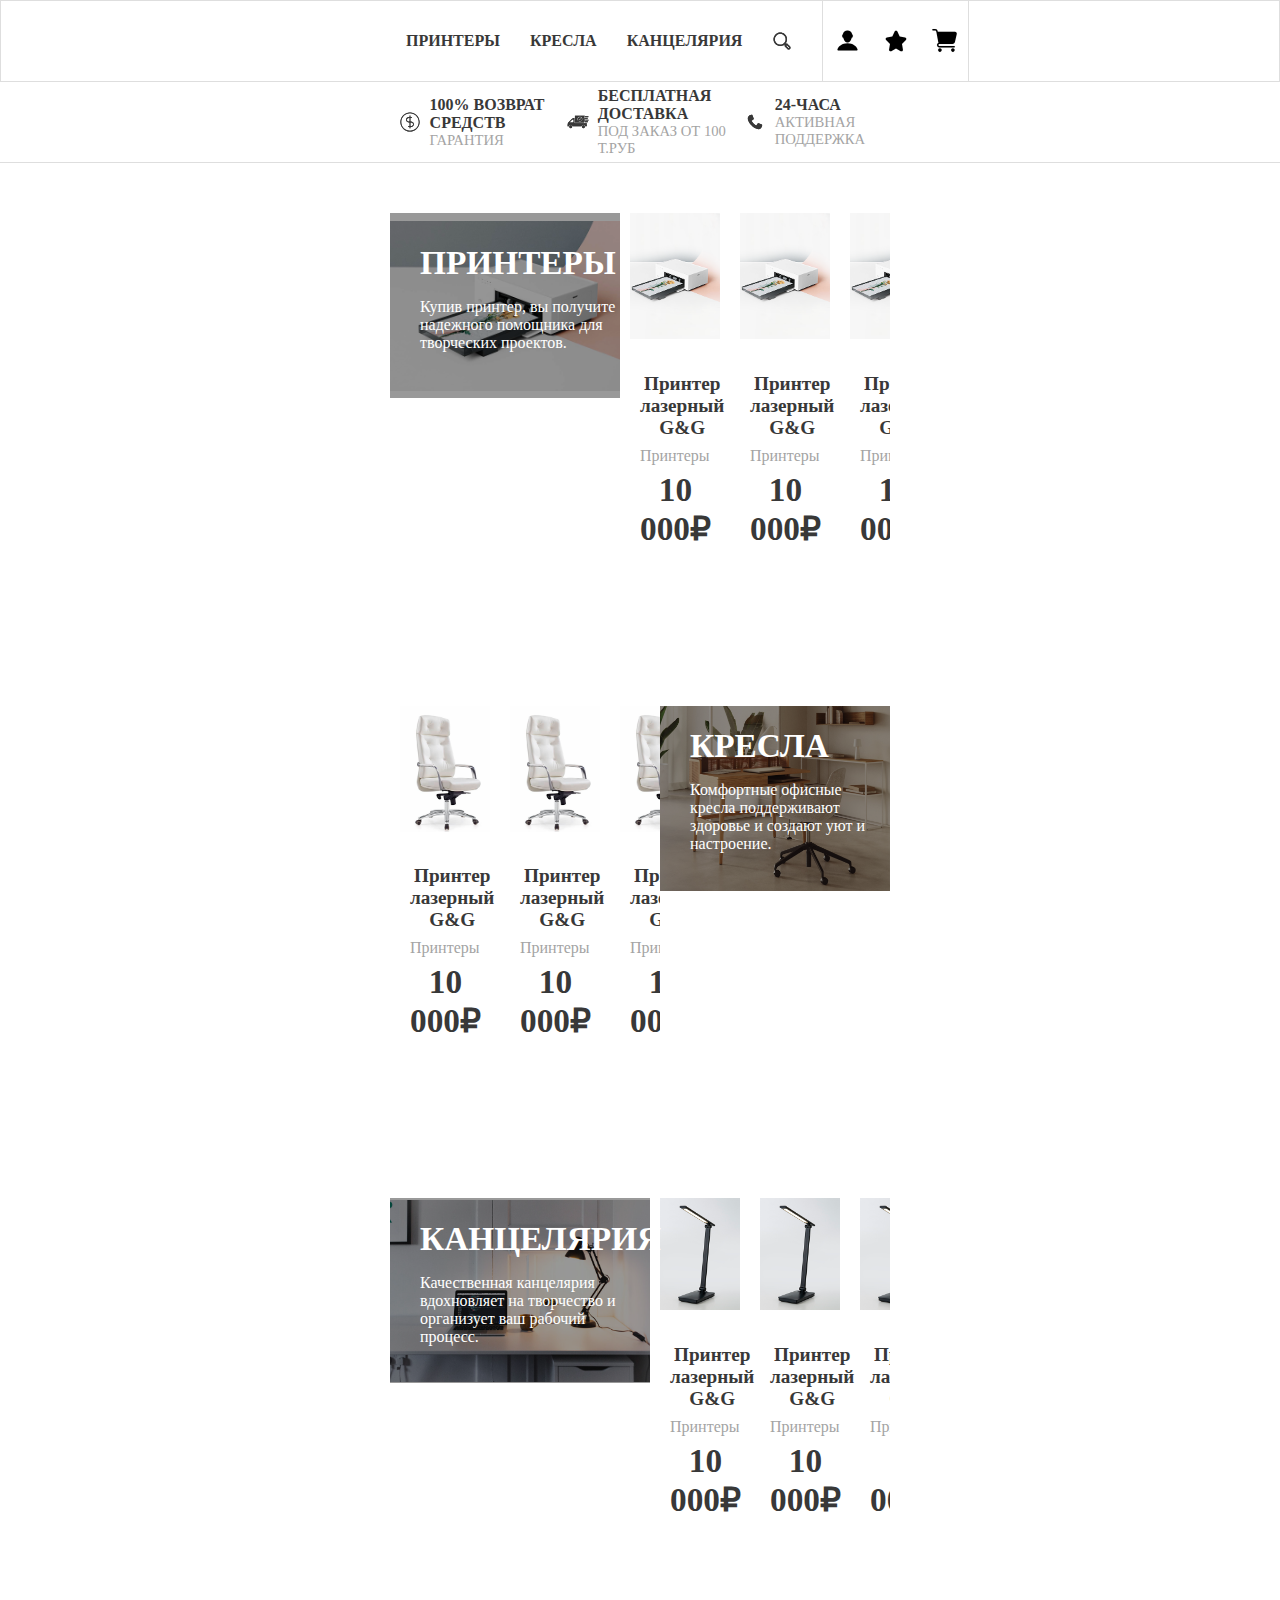
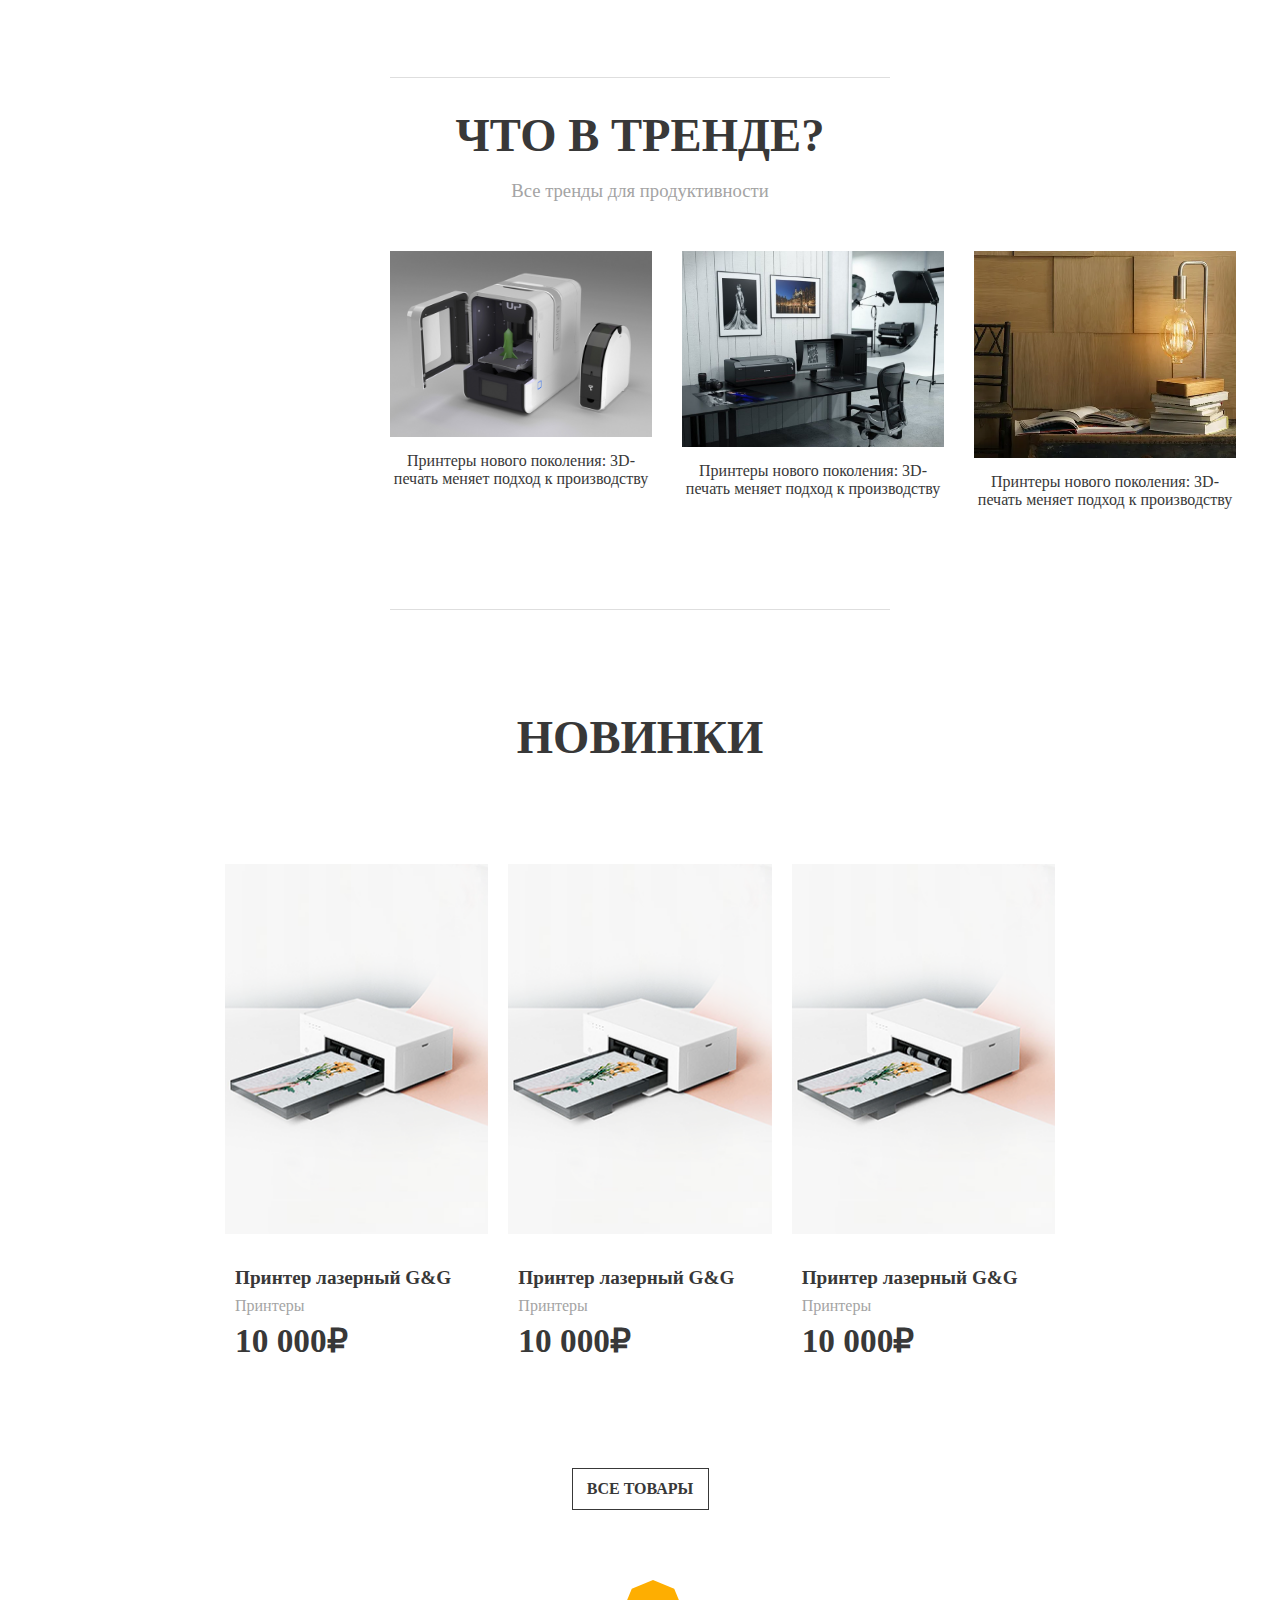
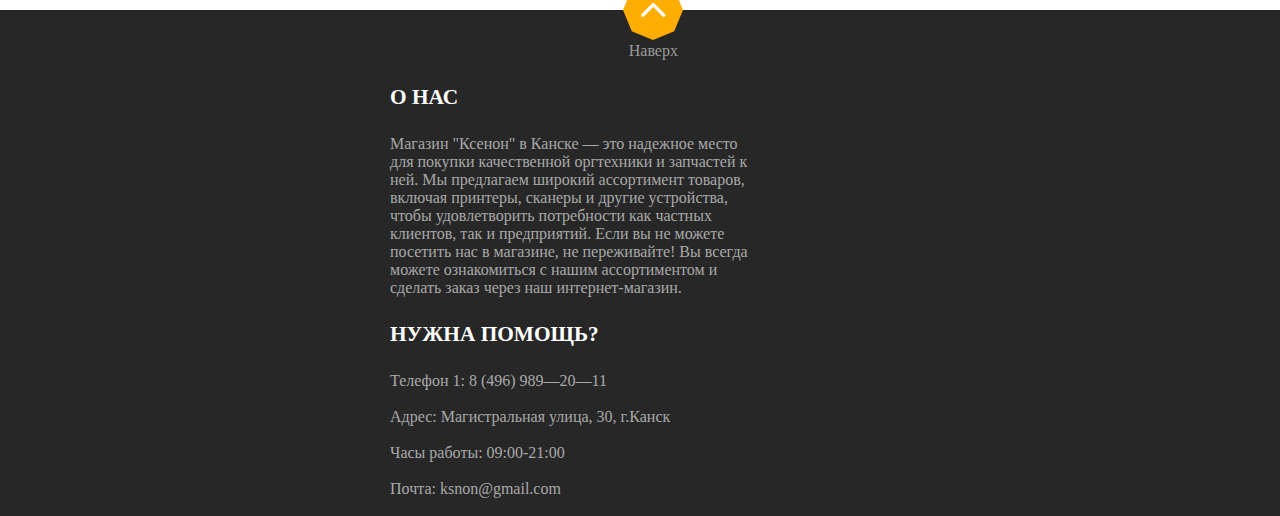
<file: index.html>
<!DOCTYPE html>
<html lang="en">
  <head>
    <meta charset="UTF-8" />
    <meta name="viewport" content="width=device-width, initial-scale=1.0" />
    <link rel="stylesheet" href="css/style.css" />
    <link rel="stylesheet" href="css/index.css" />
    <link rel="stylesheet" href="css/slider.css" />
    <script src="./js/jQuery.js"></script>
    <title>Ксенон+</title>
  </head>
  <body>
    <header>
      <div class="headerInteractive" id="header">
        <div class="logo"></div>
        <div class="hMenus">
          <div class="headMenu">
            <form action="" class="searchForm searchVisible" method="POST">
              <div class="searchDiv">
                <input type="text" name="userSearch" class="userSearch" placeholder="Поиск здесь...">
                <input type="submit" value="поиск" class="searchBTN">
                <div class="searchBTN hideBTN">Х</div>
              </div>
            </form>
            <a href="" class="headeMenuBtn">ПРИНТЕРЫ</a>
            <a href="" class="headeMenuBtn">КРЕСЛА</a>
            <a href="" class="headeMenuBtn">КАНЦЕЛЯРИЯ</a>
            <div class="headMenuSearchBtn"></div>
          </div>
          <div class="userMenu">
            <div class="hUser"></div>
            <div class="hFavorite"></div>
            <div class="hCart"></div>

            <span class="menuItemsBox" id="hCart">

              <span class="menuItemsArea">

                <span class="menuItem">
                  <img src="/media/cart.jpg" alt="">
                  <span class="menuItimesText">
                    <a href="">Название</a>
                    <span>Цена: 1200р<br>Количество: 1</span>
                  </span>
                  <span class="menuItemsDelete">Х</span>
                </span>

                <span class="menuItem">
                  <img src="/media/cart.jpg" alt="">
                  <span class="menuItimesText">
                    <a href="">Название</a>
                    <span>Цена: 1200р<br>Количество: 1</span>
                  </span>
                  <span class="menuItemsDelete">Х</span>
                </span>

                <span class="menuItem">
                  <img src="/media/cart.jpg" alt="">
                  <span class="menuItimesText">
                    <a href="">Название</a>
                    <span>Цена: 1200р<br>Количество: 1</span>
                  </span>
                  <span class="menuItemsDelete">Х</span>
                </span>

              </span>
              
              <div class="menuItemsMenus">
                <span>Итого: 400 рублей</span>
                <button class="menusCartBtn">Корзина</button>
                <button class="menusSubmitBtn">Оформить</button>
              </div>

            </span>

            <span class="menuItemsBox" id="hFavorite">

              <span class="menuItemsArea">

                <span class="menuItem">
                  <img src="/media/cart.jpg" alt="">
                  <span class="menuItimesText">
                    <a href="">Название</a>
                    <span>Цена: 1200р</span>
                  </span>
                  <span class="menuItemsDelete">Х</span>
                </span>

                <span class="menuItem">
                  <img src="/media/cart.jpg" alt="">
                  <span class="menuItimesText">
                    <a href="">Название</a>
                    <span>Цена: 1200р</span>
                  </span>
                  <span class="menuItemsDelete">Х</span>
                </span>

                <span class="menuItem">
                  <img src="/media/cart.jpg" alt="">
                  <span class="menuItimesText">
                    <a href="">Название</a>
                    <span>Цена: 1200р</span>
                  </span>
                  <span class="menuItemsDelete">Х</span>
                </span>

              </span>
              
              <div class="menuItemsMenus">
                <button class="menusCartBtn">Подробнее</button>
              </div>

            </span>

            <span class="menuItemsBox menuItemsBoxUser" id="hUser">

              <div class="menuItemsMenus">
                <span style="background-image: url('media/user.jpg')" class="menusUserImg"></span>
                <span>Рыжов Кирилл</span>
              </div>

              <span class="menuItemsArea">

                <span class="menuItemUser">
                  <span class="menuItimesText">
                    <a href="">Пригласить друзей</a>
                  </span>
                </span>
                <span class="menuItemUser">
                  <span class="menuItimesText">
                    <a href="">Об акаунте</a>
                  </span>
                </span>
                <span class="menuItemUser">
                  <span class="menuItimesText">
                    <a href="">Выйти</a>
                  </span>
                </span>

              </span>

            </span>

          </div>
        </div>
      </div>
      <div class="headerInfo">
        <div class="headerInfoBox">
          <div class="icon dolar"></div>
          <div class="infoBoxText">
            100% Возврат средств
            <span>Гарантия</span>
          </div>
        </div>
        <div class="headerInfoBox">
          <div class="icon car"></div>
          <div class="infoBoxText">
            Бесплатная доставка
            <span>Под заказ от 100 т.руб</span>
          </div>
        </div>
        <div class="headerInfoBox">
          <div class="icon phone"></div>
          <div class="infoBoxText">
            24-часа
            <span>Активная поддержка</span>
          </div>
        </div>
      </div>
    </header>
    <main>
        <div class="marketBox">
        <div
          class="category"
          style="background-image: url('../media/printer.jpg')"
        >
          <span>Принтеры</span>
          <p>
            Купив принтер, вы получите надежного помощника для творческих проектов.
          </p>
        </div>
        <div class="slider-container">
          <div class="slider">
            <div class="slide">
              <img src="/media/1.png" alt="Принтер 1" />
              <div class="product-details">
                <h3>Принтер лазерный G&G</h3>
                <p>Принтеры</p>
                <p class="price">10 000₽</p>
              </div>
              <div class="slide-actions">
                <button class="cart-button">
                  <i class="fa fa-shopping-cart"></i>
                </button>
                <button class="wishlist-button">
                  <i class="fa fa-star"></i>
                </button>
                <button class="view-button"><i class="fa fa-eye"></i></button>
              </div>
            </div>
            <div class="slide">
              <img src="/media/1.png" alt="Принтер 2" />
              <div class="product-details">
                <h3>Принтер лазерный G&G</h3>
                <p>Принтеры</p>
                <p class="price">10 000₽</p>
              </div>
              <div class="slide-actions">
                <button class="cart-button">
                  <i class="fa fa-shopping-cart"></i>
                </button>
                <button class="wishlist-button">
                  <i class="fa fa-star"></i>
                </button>
                <button class="view-button"><i class="fa fa-eye"></i></button>
              </div>
            </div>
            <div class="slide">
              <img src="/media/1.png" alt="Принтер 3" />
              <div class="product-details">
                <h3>Принтер лазерный G&G</h3>
                <p>Принтеры</p>
                <p class="price">10 000₽</p>
              </div>
              <div class="slide-actions">
                <button class="cart-button">
                  <i class="fa fa-shopping-cart"></i>
                </button>
                <button class="wishlist-button">
                  <i class="fa fa-star"></i>
                </button>
                <button class="view-button"><i class="fa fa-eye"></i></button>
              </div>
            </div>
            <div class="slide">
              <img src="/media/1.png" alt="Принтер 4" />
              <div class="product-details">
                <h3>Принтер лазерный G&G</h3>
                <p>Принтеры</p>
                <p class="price">10 000₽</p>
              </div>
              <div class="slide-actions">
                <button class="cart-button">
                  <i class="fa fa-shopping-cart"></i>
                </button>
                <button class="wishlist-button">
                  <i class="fa fa-star"></i>
                </button>
                <button class="view-button"><i class="fa fa-eye"></i></button>
              </div>
            </div>
            <div class="slide">
              <img src="/media/1.png" alt="Принтер 5" />
              <div class="product-details">
                <h3>Принтер лазерный G&G</h3>
                <p>Принтеры</p>
                <p class="price">10 000₽</p>
              </div>
              <div class="slide-actions">
                <button class="cart-button">
                  <i class="fa fa-shopping-cart"></i>
                </button>
                <button class="wishlist-button">
                  <i class="fa fa-star"></i>
                </button>
                <button class="view-button"><i class="fa fa-eye"></i></button>
              </div>
            </div>
            <div class="slide">
              <img src="/media/1.png" alt="Принтер 6" />
              <div class="product-details">
                <h3>Принтер лазерный G&G</h3>
                <p>Принтеры</p>
                <p class="price">10 000₽</p>
              </div>
              <div class="slide-actions">
                <button class="cart-button">
                  <i class="fa fa-shopping-cart"></i>
                </button>
                <button class="wishlist-button">
                  <i class="fa fa-star"></i>
                </button>
                <button class="view-button"><i class="fa fa-eye"></i></button>
              </div>
            </div>
          </div>
          <button class="slider-button prev">&lt;</button>
          <button class="slider-button next">&gt;</button>
        </div>
      </div>
      <div class="marketBox rev">
        <div
          class="category"
          style="background-image: url('../media/chairs.jpg')"
        >
          <span>Кресла</span>
          <p>
            Комфортные офисные кресла поддерживают здоровье и создают уют и настроение.
          </p>
        </div>
        <div class="slider-container">
          <div class="slider">
            <div class="slide">
              <img src="/media/3.png" alt="Принтер 1" />
              <div class="product-details">
                <h3>Принтер лазерный G&G</h3>
                <p>Принтеры</p>
                <p class="price">10 000₽</p>
              </div>
              <div class="slide-actions">
                <button class="cart-button">
                  <i class="fa fa-shopping-cart"></i>
                </button>
                <button class="wishlist-button">
                  <i class="fa fa-star"></i>
                </button>
                <button class="view-button"><i class="fa fa-eye"></i></button>
              </div>
            </div>
            <div class="slide">
              <img src="/media/3.png" alt="Принтер 2" />
              <div class="product-details">
                <h3>Принтер лазерный G&G</h3>
                <p>Принтеры</p>
                <p class="price">10 000₽</p>
              </div>
              <div class="slide-actions">
                <button class="cart-button">
                  <i class="fa fa-shopping-cart"></i>
                </button>
                <button class="wishlist-button">
                  <i class="fa fa-star"></i>
                </button>
                <button class="view-button"><i class="fa fa-eye"></i></button>
              </div>
            </div>
            <div class="slide">
              <img src="/media/3.png" alt="Принтер 3" />
              <div class="product-details">
                <h3>Принтер лазерный G&G</h3>
                <p>Принтеры</p>
                <p class="price">10 000₽</p>
              </div>
              <div class="slide-actions">
                <button class="cart-button">
                  <i class="fa fa-shopping-cart"></i>
                </button>
                <button class="wishlist-button">
                  <i class="fa fa-star"></i>
                </button>
                <button class="view-button"><i class="fa fa-eye"></i></button>
              </div>
            </div>
            <div class="slide">
              <img src="/media/3.png" alt="Принтер 4" />
              <div class="product-details">
                <h3>Принтер лазерный G&G</h3>
                <p>Принтеры</p>
                <p class="price">10 000₽</p>
              </div>
              <div class="slide-actions">
                <button class="cart-button">
                  <i class="fa fa-shopping-cart"></i>
                </button>
                <button class="wishlist-button">
                  <i class="fa fa-star"></i>
                </button>
                <button class="view-button"><i class="fa fa-eye"></i></button>
              </div>
            </div>
            <div class="slide">
              <img src="/media/3.png" alt="Принтер 5" />
              <div class="product-details">
                <h3>Принтер лазерный G&G</h3>
                <p>Принтеры</p>
                <p class="price">10 000₽</p>
              </div>
              <div class="slide-actions">
                <button class="cart-button">
                  <i class="fa fa-shopping-cart"></i>
                </button>
                <button class="wishlist-button">
                  <i class="fa fa-star"></i>
                </button>
                <button class="view-button"><i class="fa fa-eye"></i></button>
              </div>
            </div>
            <div class="slide">
              <img src="/media/3.png" alt="Принтер 6" />
              <div class="product-details">
                <h3>Принтер лазерный G&G</h3>
                <p>Принтеры</p>
                <p class="price">10 000₽</p>
              </div>
              <div class="slide-actions">
                <button class="cart-button">
                  <i class="fa fa-shopping-cart"></i>
                </button>
                <button class="wishlist-button">
                  <i class="fa fa-star"></i>
                </button>
                <button class="view-button"><i class="fa fa-eye"></i></button>
              </div>
            </div>
          </div>
          <button class="slider-button prev">&lt;</button>
          <button class="slider-button next">&gt;</button>
        </div>
      </div>
      <div class="marketBox">
        <div
          class="category"
          style="background-image: url('../media/desklamp.jpg')"
        >
          <span>Канцелярия</span>
          <p>
            Качественная канцелярия вдохновляет на творчество и организует ваш рабочий процесс.
          </p>
        </div>
        <div class="slider-container">
          <div class="slider">
            <div class="slide">
              <img src="/media/2.png" alt="Принтер 1" />
              <div class="product-details">
                <h3>Принтер лазерный G&G</h3>
                <p>Принтеры</p>
                <p class="price">10 000₽</p>
              </div>
              <div class="slide-actions">
                <button class="cart-button">
                  <i class="fa fa-shopping-cart"></i>
                </button>
                <button class="wishlist-button">
                  <i class="fa fa-star"></i>
                </button>
                <button class="view-button"><i class="fa fa-eye"></i></button>
              </div>
            </div>
            <div class="slide">
              <img src="/media/2.png" alt="Принтер 2" />
              <div class="product-details">
                <h3>Принтер лазерный G&G</h3>
                <p>Принтеры</p>
                <p class="price">10 000₽</p>
              </div>
              <div class="slide-actions">
                <button class="cart-button">
                  <i class="fa fa-shopping-cart"></i>
                </button>
                <button class="wishlist-button">
                  <i class="fa fa-star"></i>
                </button>
                <button class="view-button"><i class="fa fa-eye"></i></button>
              </div>
            </div>
            <div class="slide">
              <img src="/media/2.png" alt="Принтер 3" />
              <div class="product-details">
                <h3>Принтер лазерный G&G</h3>
                <p>Принтеры</p>
                <p class="price">10 000₽</p>
              </div>
              <div class="slide-actions">
                <button class="cart-button">
                  <i class="fa fa-shopping-cart"></i>
                </button>
                <button class="wishlist-button">
                  <i class="fa fa-star"></i>
                </button>
                <button class="view-button"><i class="fa fa-eye"></i></button>
              </div>
            </div>
            <div class="slide">
              <img src="/media/2.png" alt="Принтер 4" />
              <div class="product-details">
                <h3>Принтер лазерный G&G</h3>
                <p>Принтеры</p>
                <p class="price">10 000₽</p>
              </div>
              <div class="slide-actions">
                <button class="cart-button">
                  <i class="fa fa-shopping-cart"></i>
                </button>
                <button class="wishlist-button">
                  <i class="fa fa-star"></i>
                </button>
                <button class="view-button"><i class="fa fa-eye"></i></button>
              </div>
            </div>
            <div class="slide">
              <img src="/media/2.png" alt="Принтер 5" />
              <div class="product-details">
                <h3>Принтер лазерный G&G</h3>
                <p>Принтеры</p>
                <p class="price">10 000₽</p>
              </div>
              <div class="slide-actions">
                <button class="cart-button">
                  <i class="fa fa-shopping-cart"></i>
                </button>
                <button class="wishlist-button">
                  <i class="fa fa-star"></i>
                </button>
                <button class="view-button"><i class="fa fa-eye"></i></button>
              </div>
            </div>
            <div class="slide">
              <img src="/media/2.png" alt="Принтер 6" />
              <div class="product-details">
                <h3>Принтер лазерный G&G</h3>
                <p>Принтеры</p>
                <p class="price">10 000₽</p>
              </div>
              <div class="slide-actions">
                <button class="cart-button">
                  <i class="fa fa-shopping-cart"></i>
                </button>
                <button class="wishlist-button">
                  <i class="fa fa-star"></i>
                </button>
                <button class="view-button"><i class="fa fa-eye"></i></button>
              </div>
            </div>
          </div>
          <button class="slider-button prev">&lt;</button>
          <button class="slider-button next">&gt;</button>
        </div>
      </div>
      <div class="trend">
        <span>Что в тренде?</span>
        <p>Все тренды для продуктивности</p>
        <div class="trendImgBox">
            <div class="trendImg">
                <img src="/media/12.jpg" alt="">
                <a>Принтеры нового поколения: 3D-печать меняет подход к производству</a>
            </div>
            <div class="trendImg">
                <img src="/media/11.jpg" alt="">
                <a>Принтеры нового поколения: 3D-печать меняет подход к производству</a>
            </div>
            <div class="trendImg">
                <img src="/media/13.jpg" alt="">
                <a>Принтеры нового поколения: 3D-печать меняет подход к производству</a>
            </div>
        </div>
      </div>
      <div class="marketBox last">
        <span>Новинки</span>
        <div class="slider-container">
          <div class="slider">
            <div class="slide">
              <img src="/media/1.png" alt="Принтер 1" />
              <div class="product-details">
                <h3>Принтер лазерный G&G</h3>
                <p>Принтеры</p>
                <p class="price">10 000₽</p>
              </div>
              <div class="slide-actions">
                <button class="cart-button">
                  <i class="fa fa-shopping-cart"></i>
                </button>
                <button class="wishlist-button">
                  <i class="fa fa-star"></i>
                </button>
                <button class="view-button"><i class="fa fa-eye"></i></button>
              </div>
            </div>
            <div class="slide">
              <img src="/media/1.png" alt="Принтер 2" />
              <div class="product-details">
                <h3>Принтер лазерный G&G</h3>
                <p>Принтеры</p>
                <p class="price">10 000₽</p>
              </div>
              <div class="slide-actions">
                <button class="cart-button">
                  <i class="fa fa-shopping-cart"></i>
                </button>
                <button class="wishlist-button">
                  <i class="fa fa-star"></i>
                </button>
                <button class="view-button"><i class="fa fa-eye"></i></button>
              </div>
            </div>
            <div class="slide">
              <img src="/media/1.png" alt="Принтер 3" />
              <div class="product-details">
                <h3>Принтер лазерный G&G</h3>
                <p>Принтеры</p>
                <p class="price">10 000₽</p>
              </div>
              <div class="slide-actions">
                <button class="cart-button">
                  <i class="fa fa-shopping-cart"></i>
                </button>
                <button class="wishlist-button">
                  <i class="fa fa-star"></i>
                </button>
                <button class="view-button"><i class="fa fa-eye"></i></button>
              </div>
            </div>
            <div class="slide">
              <img src="/media/1.png" alt="Принтер 4" />
              <div class="product-details">
                <h3>Принтер лазерный G&G</h3>
                <p>Принтеры</p>
                <p class="price">10 000₽</p>
              </div>
              <div class="slide-actions">
                <button class="cart-button">
                  <i class="fa fa-shopping-cart"></i>
                </button>
                <button class="wishlist-button">
                  <i class="fa fa-star"></i>
                </button>
                <button class="view-button"><i class="fa fa-eye"></i></button>
              </div>
            </div>
            <div class="slide">
              <img src="/media/1.png" alt="Принтер 5" />
              <div class="product-details">
                <h3>Принтер лазерный G&G</h3>
                <p>Принтеры</p>
                <p class="price">10 000₽</p>
              </div>
              <div class="slide-actions">
                <button class="cart-button">
                  <i class="fa fa-shopping-cart"></i>
                </button>
                <button class="wishlist-button">
                  <i class="fa fa-star"></i>
                </button>
                <button class="view-button"><i class="fa fa-eye"></i></button>
              </div>
            </div>
            <div class="slide">
              <img src="/media/1.png" alt="Принтер 6" />
              <div class="product-details">
                <h3>Принтер лазерный G&G</h3>
                <p>Принтеры</p>
                <p class="price">10 000₽</p>
              </div>
              <div class="slide-actions">
                <button class="cart-button">
                  <i class="fa fa-shopping-cart"></i>
                </button>
                <button class="wishlist-button">
                  <i class="fa fa-star"></i>
                </button>
                <button class="view-button"><i class="fa fa-eye"></i></button>
              </div>
            </div>
          </div>
          <button class="slider-button prev">&lt;</button>
          <button class="slider-button next">&gt;</button>
        </div>
        <a href="" style="text-decoration: none;"><div class="squareBTN">Все товары</div></a>
      </div>
    </main>

    <footer>
      <a href="#header" class="undo">
        <div>Наверх</div>
      </a>
      <span>О Нас</span>
      <div>
        Магазин "Ксенон" в Канске — это надежное место для покупки качественной
        оргтехники и запчастей к ней. Мы предлагаем широкий ассортимент товаров,
        включая принтеры, сканеры и другие устройства, чтобы удовлетворить
        потребности как частных клиентов, так и предприятий. Если вы не можете
        посетить нас в магазине, не переживайте! Вы всегда можете ознакомиться с
        нашим ассортиментом и сделать заказ через наш интернет-магазин.
      </div>
      <span>Нужна помощь?</span>
      <div>
        Телефон 1: 8 (496) 989—20—11<br /><br />

        Адрес: Магистральная улица, 30, г.Канск<br /><br />

        Часы работы: 09:00-21:00<br /><br />

        Почта: ksnon@gmail.com<br /><br />
      </div>
    </footer>

    <script src="/js/slider.js"></script>
    <script src="/js/formPost.js"></script>
  </body>
</html>
</file>
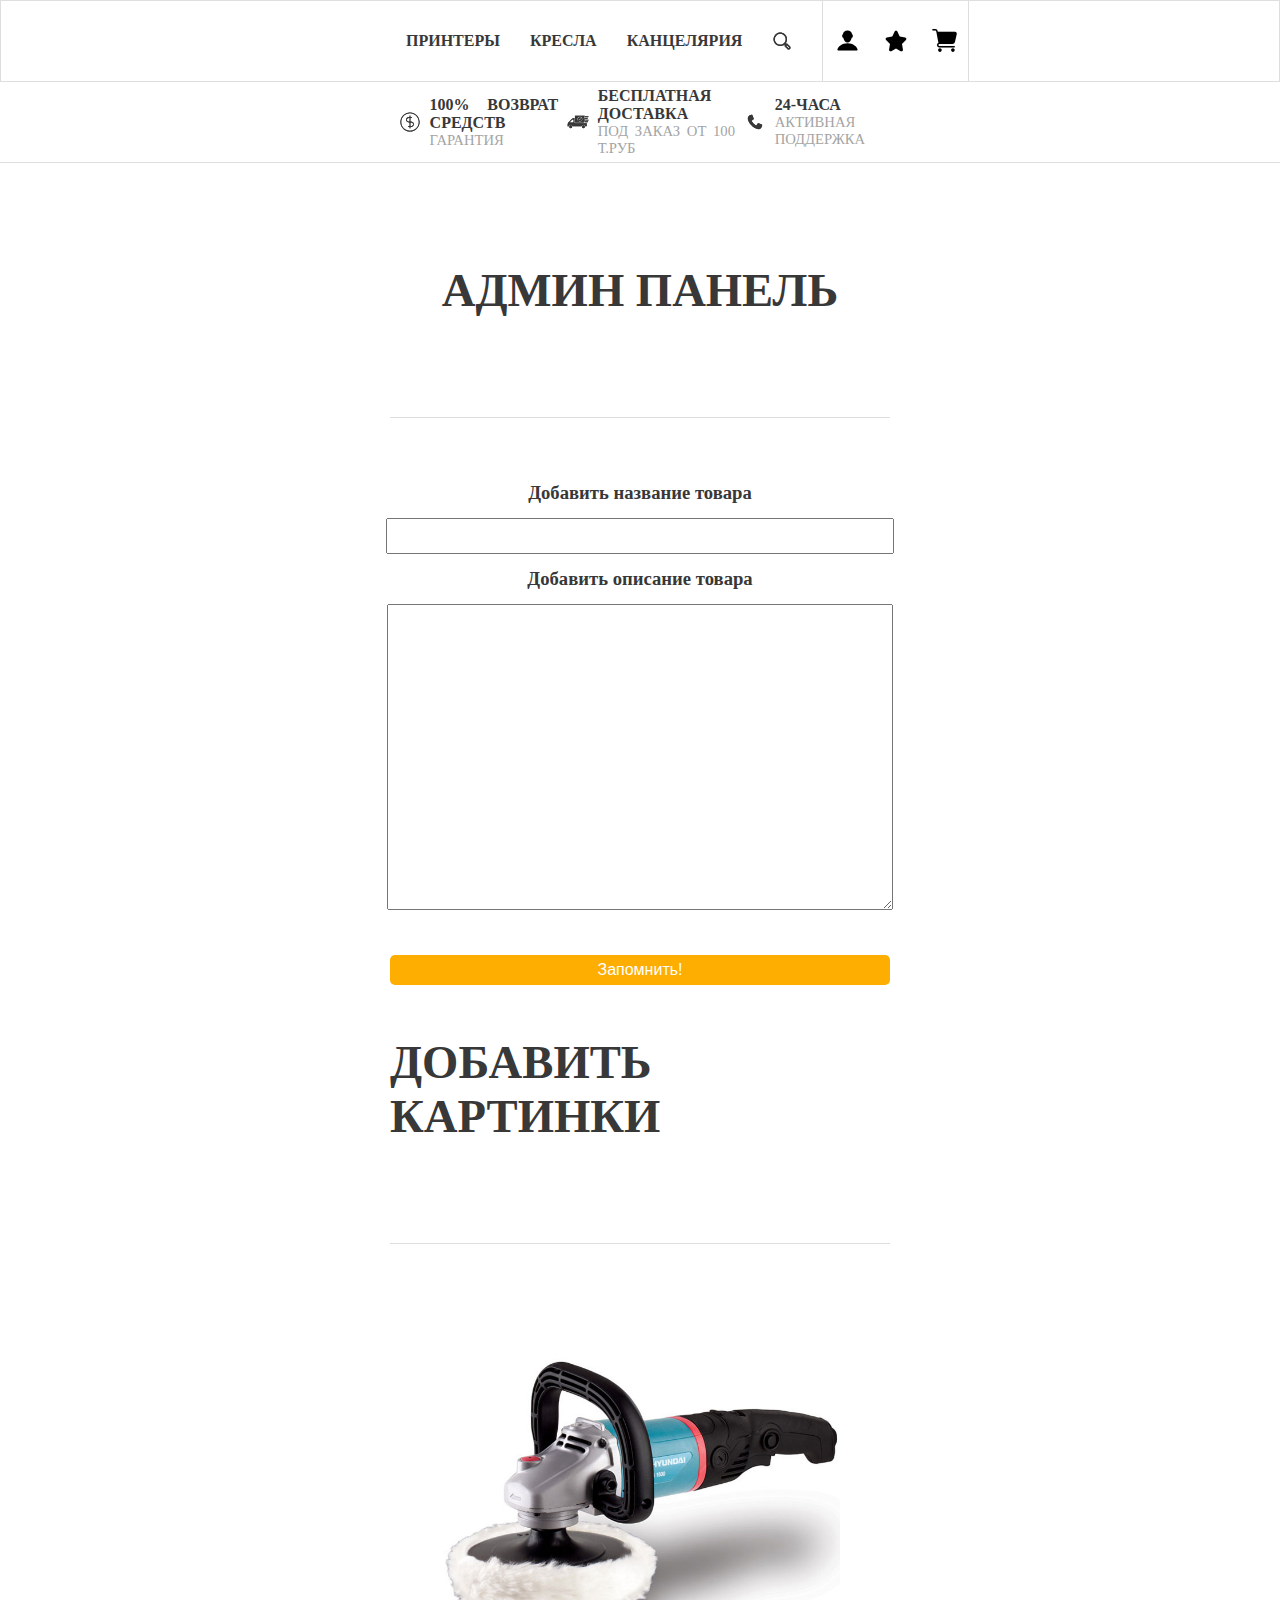
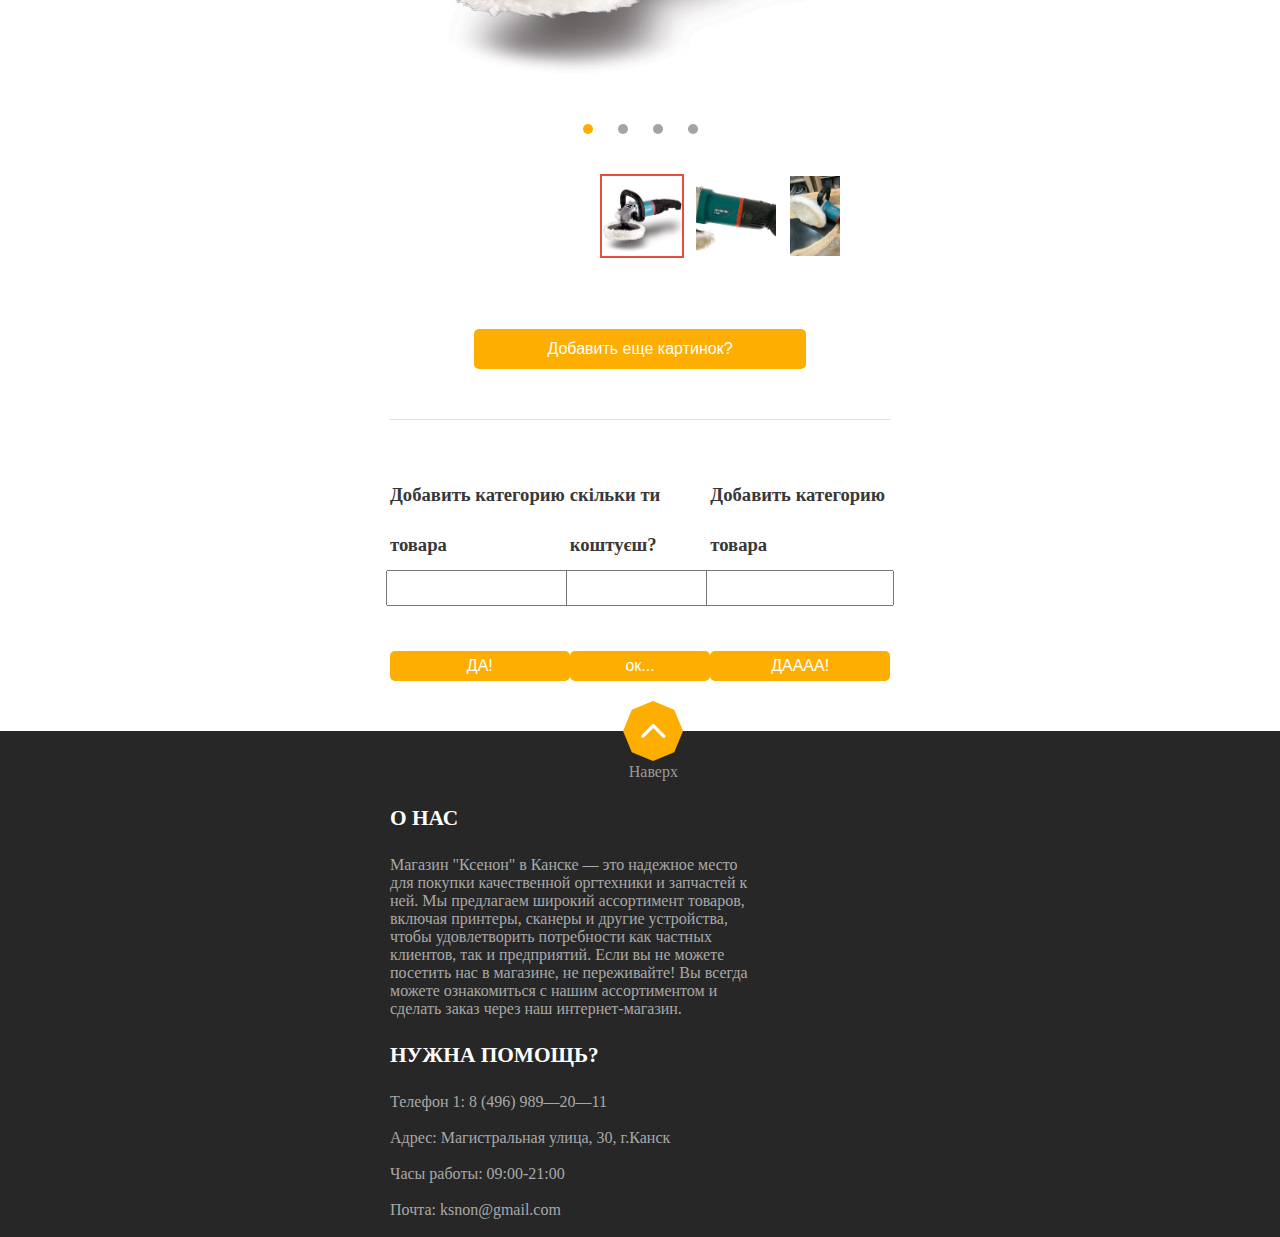
<file: admin.html>
<!DOCTYPE html>
<html lang="en">
  <head>
    <meta charset="UTF-8" />
    <meta name="viewport" content="width=device-width, initial-scale=1.0" />
    <link rel="stylesheet" href="css/style.css" />
    <link rel="stylesheet" href="css/entEx.css" />
    <link rel="stylesheet" href="css/profileStyleLibrary.css" />
    <link rel="stylesheet" href="css/index.css" />
    <link rel="stylesheet" href="css/tovar.css" />
    <link rel="stylesheet" href="css/slider.css" />
    <link rel="stylesheet" href="css/admin.css" />
    <script src="./js/jQuery.js"></script>
    <title>Ксенон+</title>
  </head>
  <body>
    <header>
      <div class="headerInteractive" id="header">
        <div class="logo"></div>
        <div class="hMenus">
          <div class="headMenu">
            <form action="" class="searchForm searchVisible" method="POST">
              <div class="searchDiv">
                <input
                  type="text"
                  name="userSearch"
                  class="userSearch"
                  placeholder="Поиск здесь..."
                />
                <input type="submit" value="поиск" class="searchBTN" />
                <div class="searchBTN hideBTN">Х</div>
              </div>
            </form>
            <a href="" class="headeMenuBtn">ПРИНТЕРЫ</a>
            <a href="" class="headeMenuBtn">КРЕСЛА</a>
            <a href="" class="headeMenuBtn">КАНЦЕЛЯРИЯ</a>
            <div class="headMenuSearchBtn"></div>
          </div>
          <div class="userMenu">
            <div class="hUser"></div>
            <div class="hFavorite"></div>
            <div class="hCart"></div>

            <span class="menuItemsBox" id="hCart">
              <span class="menuItemsArea">
                <span class="menuItem">
                  <img src="/media/cart.jpg" alt="" />
                  <span class="menuItimesText">
                    <a href="">Название</a>
                    <span>Цена: 1200р<br />Количество: 1</span>
                  </span>
                  <span class="menuItemsDelete">Х</span>
                </span>

                <span class="menuItem">
                  <img src="/media/cart.jpg" alt="" />
                  <span class="menuItimesText">
                    <a href="">Название</a>
                    <span>Цена: 1200р<br />Количество: 1</span>
                  </span>
                  <span class="menuItemsDelete">Х</span>
                </span>

                <span class="menuItem">
                  <img src="/media/cart.jpg" alt="" />
                  <span class="menuItimesText">
                    <a href="">Название</a>
                    <span>Цена: 1200р<br />Количество: 1</span>
                  </span>
                  <span class="menuItemsDelete">Х</span>
                </span>
              </span>

              <div class="menuItemsMenus">
                <span>Итого: 400 рублей</span>
                <button class="menusCartBtn">Корзина</button>
                <button class="menusSubmitBtn">Оформить</button>
              </div>
            </span>

            <span class="menuItemsBox" id="hFavorite">
              <span class="menuItemsArea">
                <span class="menuItem">
                  <img src="/media/cart.jpg" alt="" />
                  <span class="menuItimesText">
                    <a href="">Название</a>
                    <span>Цена: 1200р</span>
                  </span>
                  <span class="menuItemsDelete">Х</span>
                </span>

                <span class="menuItem">
                  <img src="/media/cart.jpg" alt="" />
                  <span class="menuItimesText">
                    <a href="">Название</a>
                    <span>Цена: 1200р</span>
                  </span>
                  <span class="menuItemsDelete">Х</span>
                </span>

                <span class="menuItem">
                  <img src="/media/cart.jpg" alt="" />
                  <span class="menuItimesText">
                    <a href="">Название</a>
                    <span>Цена: 1200р</span>
                  </span>
                  <span class="menuItemsDelete">Х</span>
                </span>
              </span>

              <div class="menuItemsMenus">
                <button class="menusCartBtn">Подробнее</button>
              </div>
            </span>

            <span class="menuItemsBox menuItemsBoxUser" id="hUser">
              <div class="menuItemsMenus">
                <span
                  style="background-image: url('media/user.jpg')"
                  class="menusUserImg"
                ></span>
                <span>Рыжов Кирилл</span>
              </div>

              <span class="menuItemsArea">
                <span class="menuItemUser">
                  <span class="menuItimesText">
                    <a href="">Пригласить друзей</a>
                  </span>
                </span>
                <span class="menuItemUser">
                  <span class="menuItimesText">
                    <a href="">Об акаунте</a>
                  </span>
                </span>
                <span class="menuItemUser">
                  <span class="menuItimesText">
                    <a href="">Выйти</a>
                  </span>
                </span>
              </span>
            </span>
          </div>
        </div>
      </div>
      <div class="headerInfo">
        <div class="headerInfoBox">
          <div class="icon dolar"></div>
          <div class="infoBoxText">
            100% Возврат средств
            <span>Гарантия</span>
          </div>
        </div>
        <div class="headerInfoBox">
          <div class="icon car"></div>
          <div class="infoBoxText">
            Бесплатная доставка
            <span>Под заказ от 100 т.руб</span>
          </div>
        </div>
        <div class="headerInfoBox">
          <div class="icon phone"></div>
          <div class="infoBoxText">
            24-часа
            <span>Активная поддержка</span>
          </div>
        </div>
      </div>
    </header>

    <main>
      <div class="layer-tovar">
        <div class="last first">
          <span>Админ панель</span>
        </div>
      </div>

      <form action="" method="POST" class="adminForm">
        <div class="adminFormTovarEdit bord">
          <div class="editColumn">
            <span>Добавить название товара</span>
            <input type="text" name="title" class="classicInput" required />
          </div>
          <div class="editColumn">
            <span>Добавить описание товара</span>
            <textarea
              type="text"
              name="description"
              class="classicInput"
              required
            ></textarea>
            <input type="submit" value="Запомнить!" class="clasicSubmitBTN" />
          </div>
        </div>
        <div class="last first">
          <span>Добавить картинки</span>
        </div>
        <div class="adminFormTovarImg bord">
          <div class="slider-container-universal">
            <div class="slider-universal">
              <img src="/media/tovar1/1007451033.jpg" alt="Изображение 1" />
              <img src="/media/tovar1/123231231312.webp" alt="Изображение 2" />
              <img src="/media/tovar1/1323213241.webp" alt="Изображение 3" />
              <img src="/media/tovar1/213213.webp" alt="Изображение 4" />
            </div>

            <button class="prev-button">❮</button>
            <button class="next-button">❯</button>
          </div>

          <div class="animation-container"></div>

          <div class="thumbnail-slider-container">
            <div class="thumbnail-slider"></div>
          </div>
          <input type="submit" value="Добавить еще картинок?" class="clasicSubmitBTN" />
        </div>

            <div class="adminFormTovarEdit row bord">
          <div class="editColumn">
            <span>Добавить категорию товара</span>
            <input type="text" name="category1" class="classicInput" required />
            <input type="submit" value="ДА!" class="clasicSubmitBTN" />
          </div>
          <div class="editColumn">
            <span>скільки ти коштуєш?</span>
            <input type="text" name="cost" class="classicInput" required />
            <input type="submit" value="ок..." class="clasicSubmitBTN" />
          </div>
          <div class="editColumn">
            <span>Добавить категорию товара</span>
            <input type="text" name="category2" class="classicInput" required />
            <input type="submit" value="ДАААА!" class="clasicSubmitBTN" />
          </div>
        </div>

      </form>
    </main>

    <footer>
      <a href="#header" class="undo">
        <div>Наверх</div>
      </a>
      <span>О Нас</span>
      <div>
        Магазин "Ксенон" в Канске — это надежное место для покупки качественной
        оргтехники и запчастей к ней. Мы предлагаем широкий ассортимент товаров,
        включая принтеры, сканеры и другие устройства, чтобы удовлетворить
        потребности как частных клиентов, так и предприятий. Если вы не можете
        посетить нас в магазине, не переживайте! Вы всегда можете ознакомиться с
        нашим ассортиментом и сделать заказ через наш интернет-магазин.
      </div>
      <span>Нужна помощь?</span>
      <div>
        Телефон 1: 8 (496) 989—20—11<br /><br />

        Адрес: Магистральная улица, 30, г.Канск<br /><br />

        Часы работы: 09:00-21:00<br /><br />

        Почта: ksnon@gmail.com<br /><br />
      </div>
    </footer>

    <script src="/js/slider.js"></script>
    <script src="/js/imgSlider.js"></script>
    <script src="/js/formPost.js"></script>
  </body>
</html>
</file>
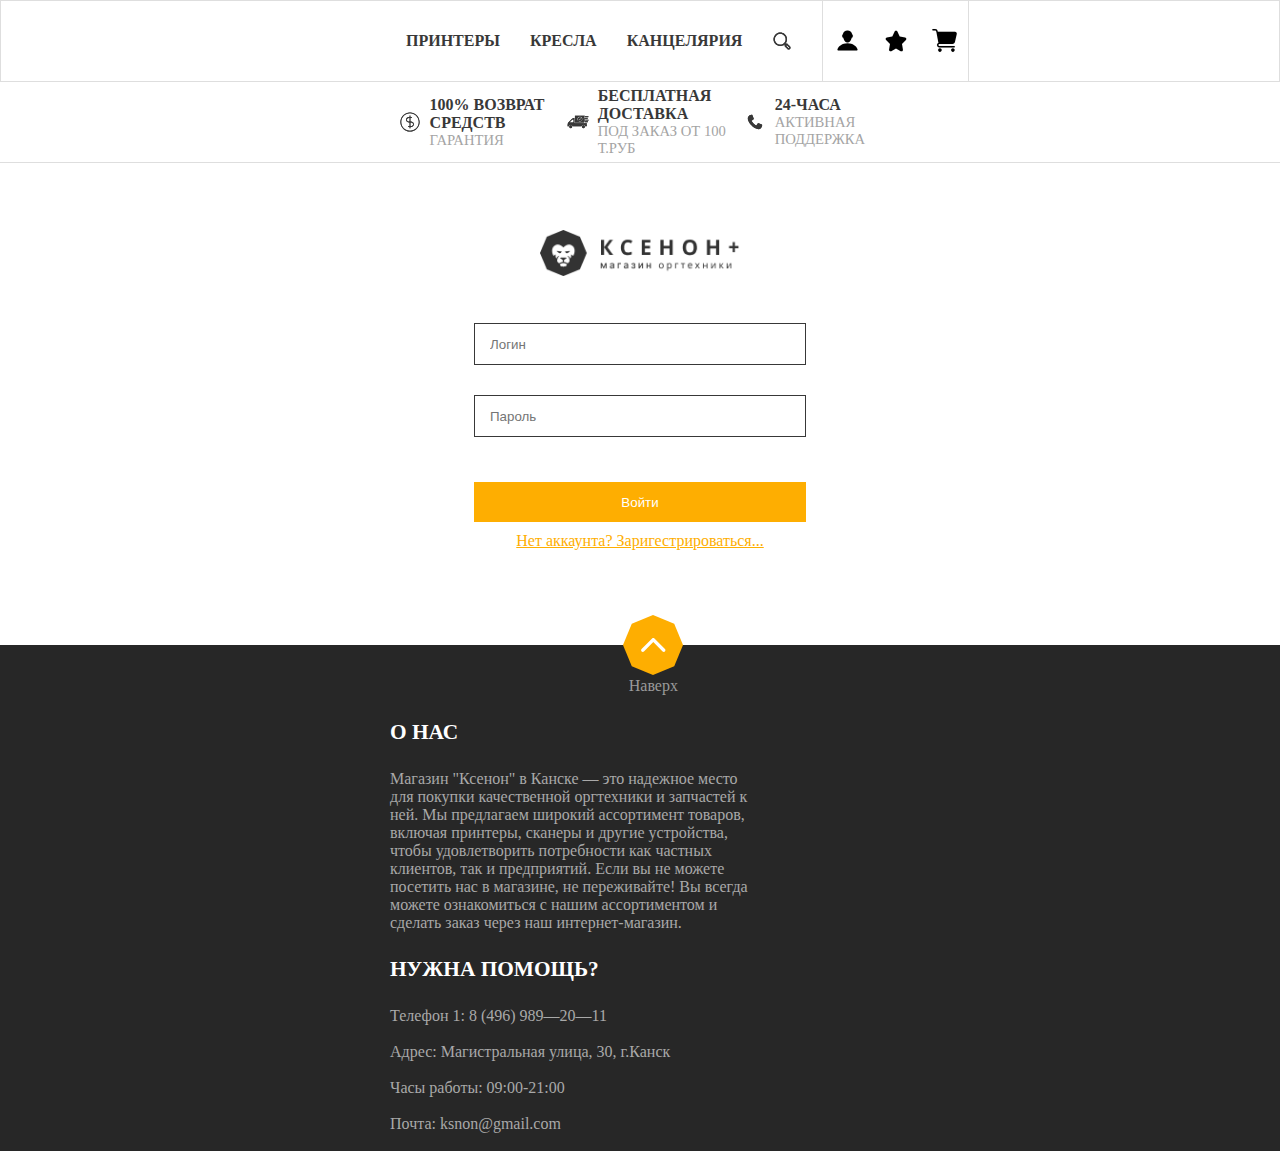
<file: enter.html>
<!DOCTYPE html>
<html lang="en">
  <head>
    <meta charset="UTF-8" />
    <meta name="viewport" content="width=device-width, initial-scale=1.0" />
    <link rel="stylesheet" href="css/style.css" />
    <link rel="stylesheet" href="css/index.css" />
    <link rel="stylesheet" href="css/slider.css" />
    <link rel="stylesheet" href="css/entEx.css" />
    <script src="./js/jQuery.js"></script>
    <title>Ксенон+</title>
  </head>
  <body>
    <header>
      <div class="headerInteractive" id="header">
        <div class="logo"></div>
        <div class="hMenus">
          <div class="headMenu">
            <form action="" class="searchForm searchVisible" method="POST">
              <div class="searchDiv">
                <input type="text" name="userSearch" class="userSearch" placeholder="Поиск здесь...">
                <input type="submit" value="поиск" class="searchBTN">
                <div class="searchBTN hideBTN">Х</div>
              </div>
            </form>
            <a href="" class="headeMenuBtn">ПРИНТЕРЫ</a>
            <a href="" class="headeMenuBtn">КРЕСЛА</a>
            <a href="" class="headeMenuBtn">КАНЦЕЛЯРИЯ</a>
            <div class="headMenuSearchBtn"></div>
          </div>
          <div class="userMenu">
            <div class="hUser"></div>
            <div class="hFavorite"></div>
            <div class="hCart"></div>

            <span class="menuItemsBox" id="hCart">

              <span class="menuItemsArea">

                <span class="menuItem">
                  <img src="/media/cart.jpg" alt="">
                  <span class="menuItimesText">
                    <a href="">Название</a>
                    <span>Цена: 1200р<br>Количество: 1</span>
                  </span>
                  <span class="menuItemsDelete">Х</span>
                </span>

                <span class="menuItem">
                  <img src="/media/cart.jpg" alt="">
                  <span class="menuItimesText">
                    <a href="">Название</a>
                    <span>Цена: 1200р<br>Количество: 1</span>
                  </span>
                  <span class="menuItemsDelete">Х</span>
                </span>

                <span class="menuItem">
                  <img src="/media/cart.jpg" alt="">
                  <span class="menuItimesText">
                    <a href="">Название</a>
                    <span>Цена: 1200р<br>Количество: 1</span>
                  </span>
                  <span class="menuItemsDelete">Х</span>
                </span>

              </span>
              
              <div class="menuItemsMenus">
                <span>Итого: 400 рублей</span>
                <button class="menusCartBtn">Корзина</button>
                <button class="menusSubmitBtn">Оформить</button>
              </div>

            </span>

            <span class="menuItemsBox" id="hFavorite">

              <span class="menuItemsArea">

                <span class="menuItem">
                  <img src="/media/cart.jpg" alt="">
                  <span class="menuItimesText">
                    <a href="">Название</a>
                    <span>Цена: 1200р</span>
                  </span>
                  <span class="menuItemsDelete">Х</span>
                </span>

                <span class="menuItem">
                  <img src="/media/cart.jpg" alt="">
                  <span class="menuItimesText">
                    <a href="">Название</a>
                    <span>Цена: 1200р</span>
                  </span>
                  <span class="menuItemsDelete">Х</span>
                </span>

                <span class="menuItem">
                  <img src="/media/cart.jpg" alt="">
                  <span class="menuItimesText">
                    <a href="">Название</a>
                    <span>Цена: 1200р</span>
                  </span>
                  <span class="menuItemsDelete">Х</span>
                </span>

              </span>
              
              <div class="menuItemsMenus">
                <button class="menusCartBtn">Подробнее</button>
              </div>

            </span>

            <span class="menuItemsBox menuItemsBoxUser" id="hUser">

              <div class="menuItemsMenus">
                <span style="background-image: url('media/user.jpg')" class="menusUserImg"></span>
                <span>Рыжов Кирилл</span>
              </div>

              <span class="menuItemsArea">

                <span class="menuItemUser">
                  <span class="menuItimesText">
                    <a href="">Пригласить друзей</a>
                  </span>
                </span>
                <span class="menuItemUser">
                  <span class="menuItimesText">
                    <a href="">Об акаунте</a>
                  </span>
                </span>
                <span class="menuItemUser">
                  <span class="menuItimesText">
                    <a href="">Выйти</a>
                  </span>
                </span>

              </span>

            </span>

          </div>
        </div>
      </div>
      <div class="headerInfo">
        <div class="headerInfoBox">
          <div class="icon dolar"></div>
          <div class="infoBoxText">
            100% Возврат средств
            <span>Гарантия</span>
          </div>
        </div>
        <div class="headerInfoBox">
          <div class="icon car"></div>
          <div class="infoBoxText">
            Бесплатная доставка
            <span>Под заказ от 100 т.руб</span>
          </div>
        </div>
        <div class="headerInfoBox">
          <div class="icon phone"></div>
          <div class="infoBoxText">
            24-часа
            <span>Активная поддержка</span>
          </div>
        </div>
      </div>
    </header>

    <main>
        
        <form action="" class="classicKsenonForm" method="POST">
            <a href="index.html"><div class="classicKsenonForLogo"></div></a>
            <input type="login" name="login" placeholder="Логин" class="classicInput" required>
            <input type="password" name="password" placeholder="Пароль" class="classicInput" required>
            <input type="submit" value="Войти" class="clasicSubmitBTN">
            <a class="clasicTips" href="register.html">Нет аккаунта? Заригестрироваться...</a>
        </form>

    </main>

    <footer>
      <a href="#header" class="undo">
        <div>Наверх</div>
      </a>
      <span>О Нас</span>
      <div>
        Магазин "Ксенон" в Канске — это надежное место для покупки качественной
        оргтехники и запчастей к ней. Мы предлагаем широкий ассортимент товаров,
        включая принтеры, сканеры и другие устройства, чтобы удовлетворить
        потребности как частных клиентов, так и предприятий. Если вы не можете
        посетить нас в магазине, не переживайте! Вы всегда можете ознакомиться с
        нашим ассортиментом и сделать заказ через наш интернет-магазин.
      </div>
      <span>Нужна помощь?</span>
      <div>
        Телефон 1: 8 (496) 989—20—11<br /><br />

        Адрес: Магистральная улица, 30, г.Канск<br /><br />

        Часы работы: 09:00-21:00<br /><br />

        Почта: ksnon@gmail.com<br /><br />
      </div>
    </footer>

    <script src="/js/slider.js"></script>
    <script src="/js/formPost.js"></script>
  </body>
</html>
</file>
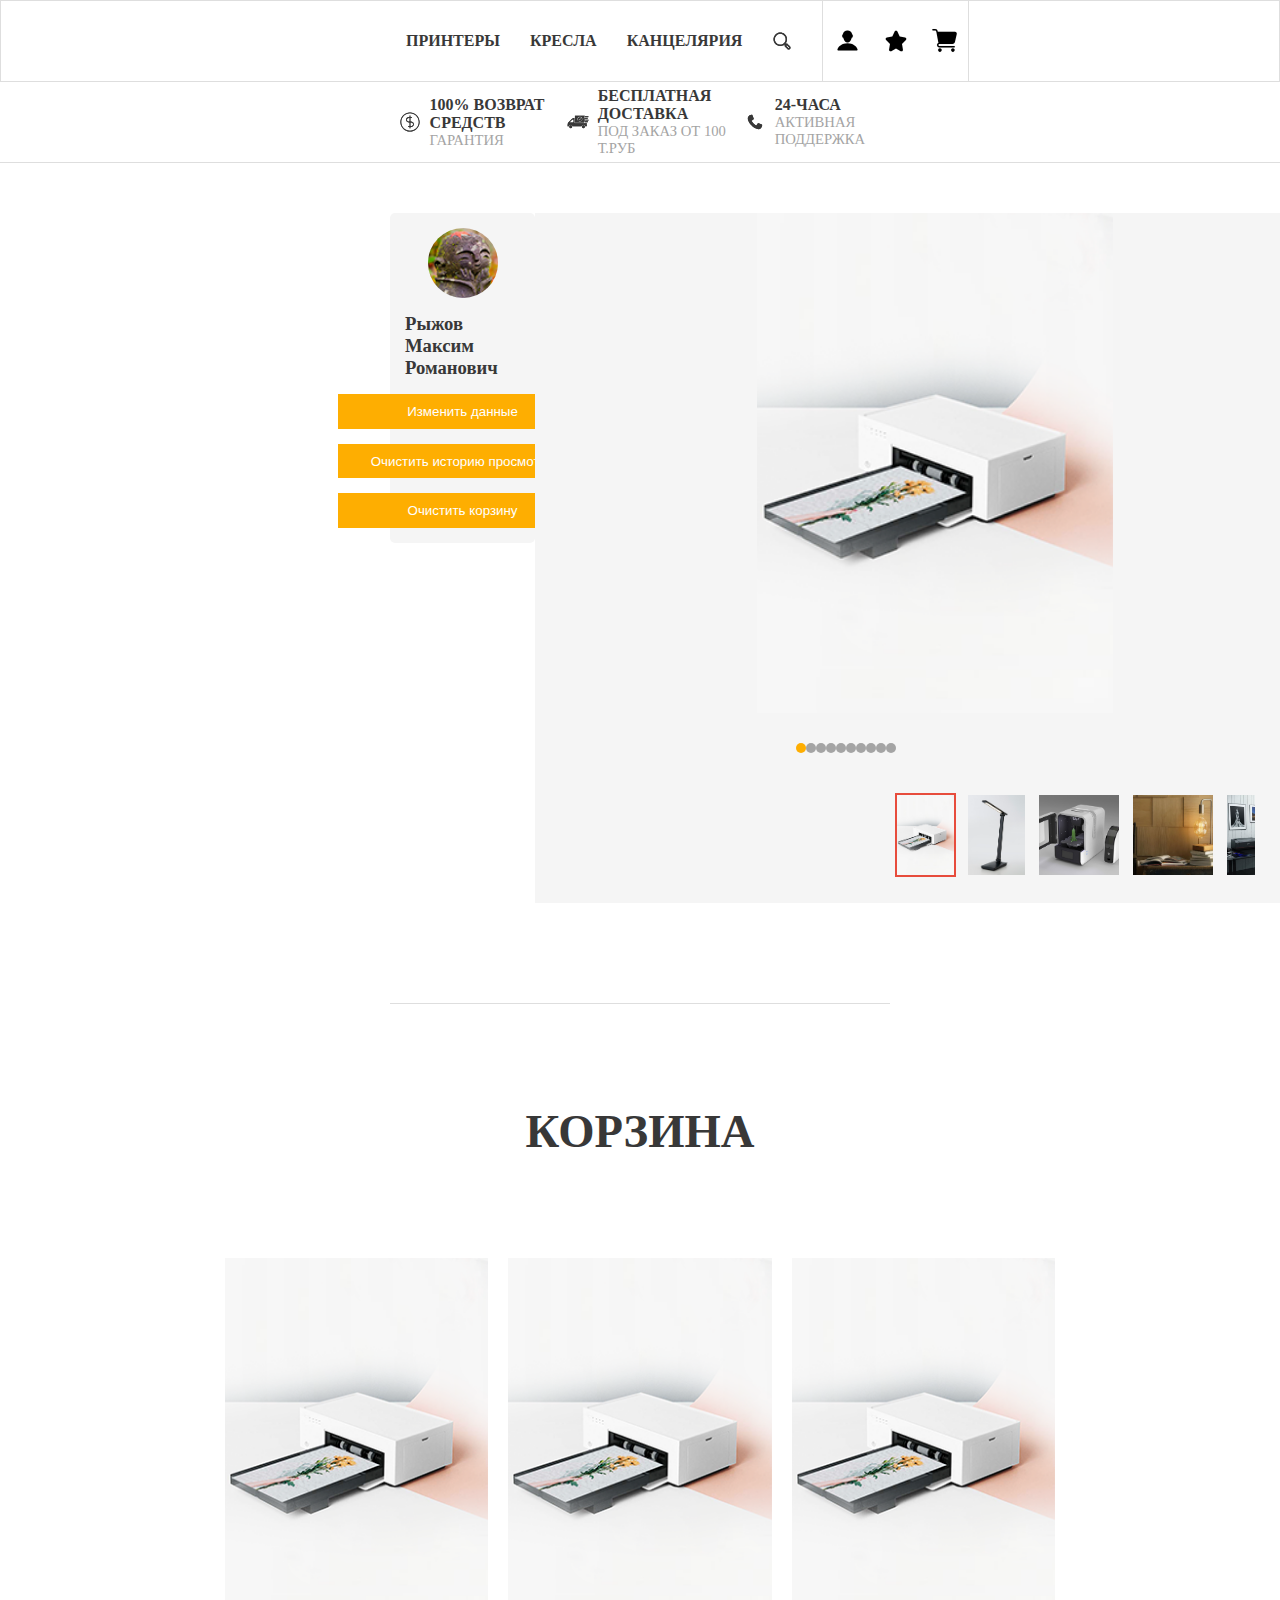
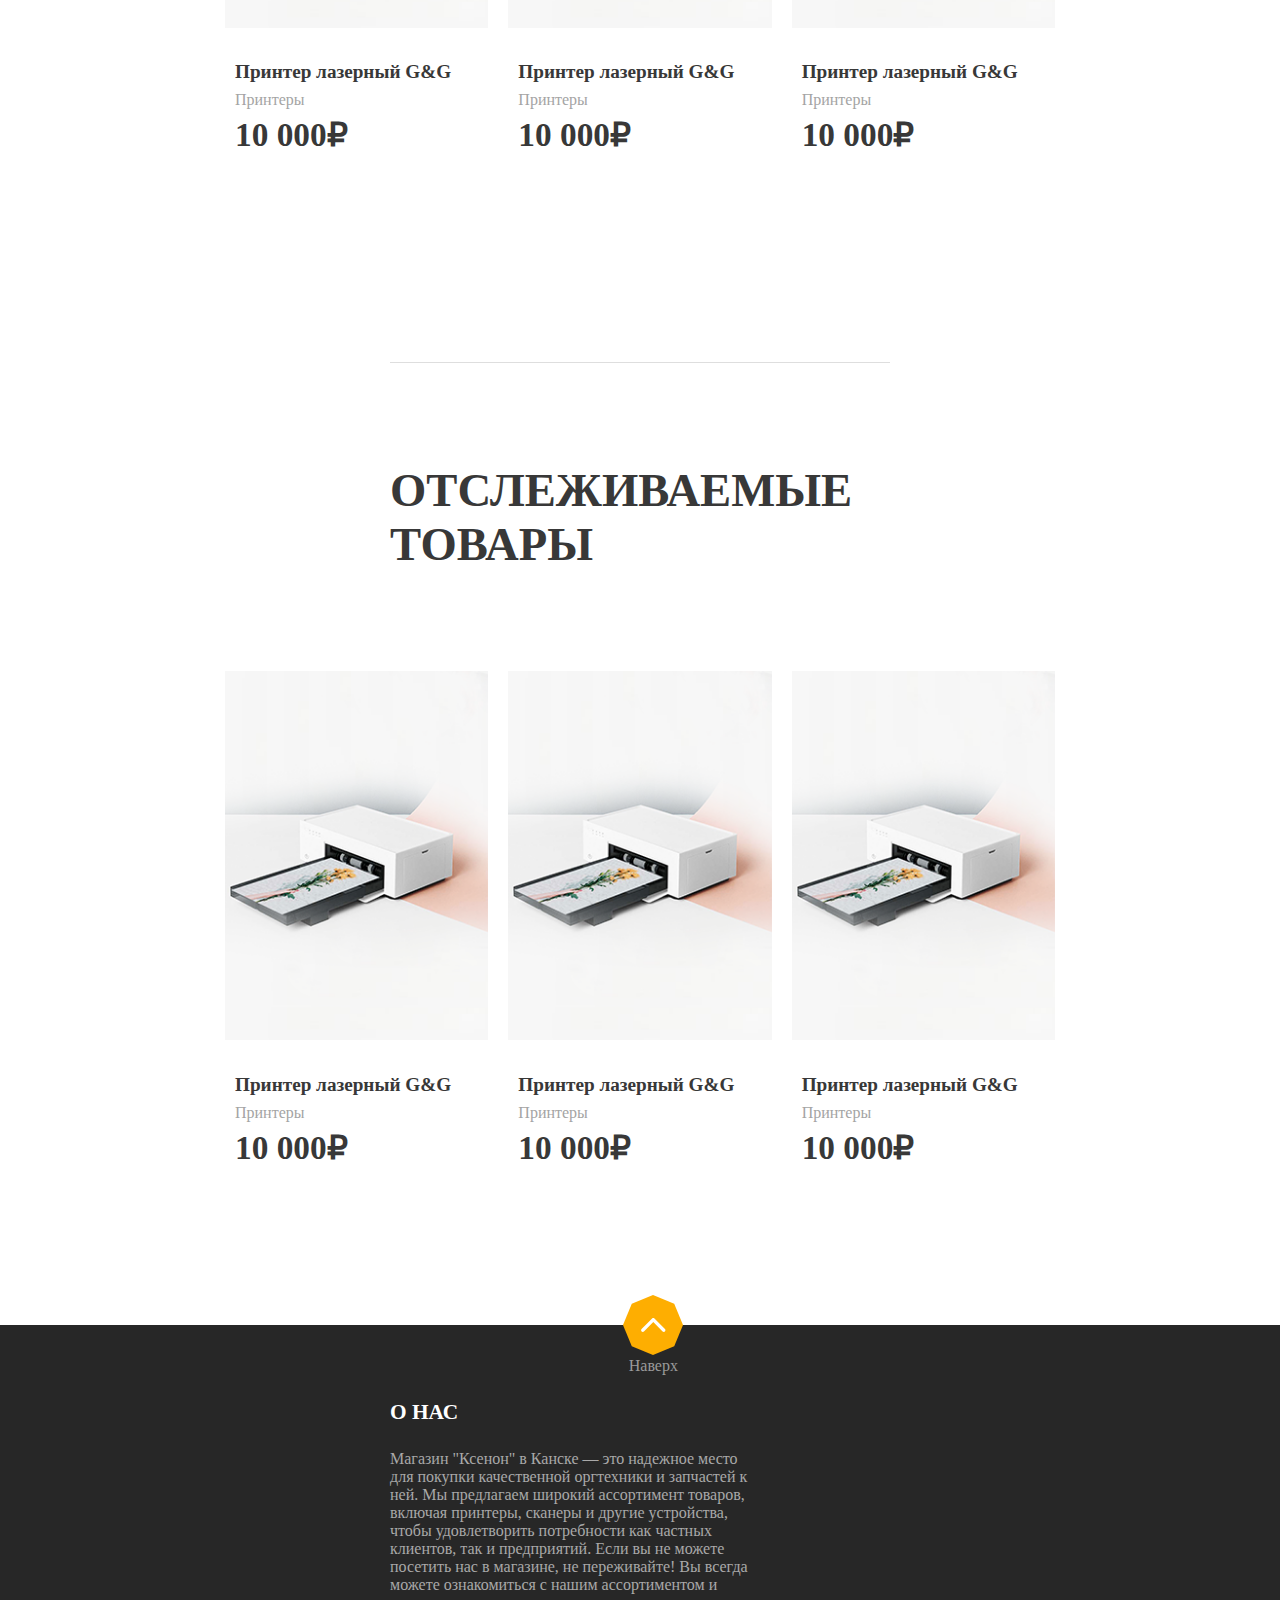
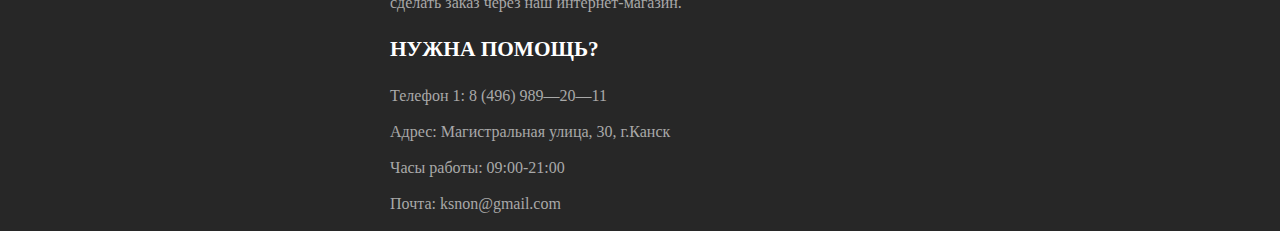
<file: profile.html>
<!DOCTYPE html>
<html lang="en">
  <head>
    <meta charset="UTF-8" />
    <meta name="viewport" content="width=device-width, initial-scale=1.0" />
    <link rel="stylesheet" href="css/style.css" />
    <link rel="stylesheet" href="css/entEx.css" />
    <link rel="stylesheet" href="css/profileStyleLibrary.css" />
    <link rel="stylesheet" href="css/index.css" />
    <link rel="stylesheet" href="css/slider.css" />
    <script src="./js/jQuery.js"></script>
    <title>Ксенон+</title>
  </head>
  <body>
    <header>
      <div class="headerInteractive" id="header">
        <div class="logo"></div>
        <div class="hMenus">
          <div class="headMenu">
            <form action="" class="searchForm searchVisible" method="POST">
              <div class="searchDiv">
                <input
                  type="text"
                  name="userSearch"
                  class="userSearch"
                  placeholder="Поиск здесь..."
                />
                <input type="submit" value="поиск" class="searchBTN" />
                <div class="searchBTN hideBTN">Х</div>
              </div>
            </form>
            <a href="" class="headeMenuBtn">ПРИНТЕРЫ</a>
            <a href="" class="headeMenuBtn">КРЕСЛА</a>
            <a href="" class="headeMenuBtn">КАНЦЕЛЯРИЯ</a>
            <div class="headMenuSearchBtn"></div>
          </div>
          <div class="userMenu">
            <div class="hUser"></div>
            <div class="hFavorite"></div>
            <div class="hCart"></div>

            <span class="menuItemsBox" id="hCart">
              <span class="menuItemsArea">
                <span class="menuItem">
                  <img src="/media/cart.jpg" alt="" />
                  <span class="menuItimesText">
                    <a href="">Название</a>
                    <span>Цена: 1200р<br />Количество: 1</span>
                  </span>
                  <span class="menuItemsDelete">Х</span>
                </span>

                <span class="menuItem">
                  <img src="/media/cart.jpg" alt="" />
                  <span class="menuItimesText">
                    <a href="">Название</a>
                    <span>Цена: 1200р<br />Количество: 1</span>
                  </span>
                  <span class="menuItemsDelete">Х</span>
                </span>

                <span class="menuItem">
                  <img src="/media/cart.jpg" alt="" />
                  <span class="menuItimesText">
                    <a href="">Название</a>
                    <span>Цена: 1200р<br />Количество: 1</span>
                  </span>
                  <span class="menuItemsDelete">Х</span>
                </span>
              </span>

              <div class="menuItemsMenus">
                <span>Итого: 400 рублей</span>
                <button class="menusCartBtn">Корзина</button>
                <button class="menusSubmitBtn">Оформить</button>
              </div>
            </span>

            <span class="menuItemsBox" id="hFavorite">
              <span class="menuItemsArea">
                <span class="menuItem">
                  <img src="/media/cart.jpg" alt="" />
                  <span class="menuItimesText">
                    <a href="">Название</a>
                    <span>Цена: 1200р</span>
                  </span>
                  <span class="menuItemsDelete">Х</span>
                </span>

                <span class="menuItem">
                  <img src="/media/cart.jpg" alt="" />
                  <span class="menuItimesText">
                    <a href="">Название</a>
                    <span>Цена: 1200р</span>
                  </span>
                  <span class="menuItemsDelete">Х</span>
                </span>

                <span class="menuItem">
                  <img src="/media/cart.jpg" alt="" />
                  <span class="menuItimesText">
                    <a href="">Название</a>
                    <span>Цена: 1200р</span>
                  </span>
                  <span class="menuItemsDelete">Х</span>
                </span>
              </span>

              <div class="menuItemsMenus">
                <button class="menusCartBtn">Подробнее</button>
              </div>
            </span>

            <span class="menuItemsBox menuItemsBoxUser" id="hUser">
              <div class="menuItemsMenus">
                <span
                  style="background-image: url('media/user.jpg')"
                  class="menusUserImg"
                ></span>
                <span>Рыжов Кирилл</span>
              </div>

              <span class="menuItemsArea">
                <span class="menuItemUser">
                  <span class="menuItimesText">
                    <a href="">Пригласить друзей</a>
                  </span>
                </span>
                <span class="menuItemUser">
                  <span class="menuItimesText">
                    <a href="">Об акаунте</a>
                  </span>
                </span>
                <span class="menuItemUser">
                  <span class="menuItimesText">
                    <a href="">Выйти</a>
                  </span>
                </span>
              </span>
            </span>
          </div>
        </div>
      </div>
      <div class="headerInfo">
        <div class="headerInfoBox">
          <div class="icon dolar"></div>
          <div class="infoBoxText">
            100% Возврат средств
            <span>Гарантия</span>
          </div>
        </div>
        <div class="headerInfoBox">
          <div class="icon car"></div>
          <div class="infoBoxText">
            Бесплатная доставка
            <span>Под заказ от 100 т.руб</span>
          </div>
        </div>
        <div class="headerInfoBox">
          <div class="icon phone"></div>
          <div class="infoBoxText">
            24-часа
            <span>Активная поддержка</span>
          </div>
        </div>
      </div>
    </header>
    <main>
      <div class="layer">
        <div class="userInteractiveBar">
          <img src="/media/user.jpg" alt="Дьячков Кирилл Романович" />
          <span class="userInteractiveName">Рыжов Максим Романович</span>
          <input
            type="submit"
            value="Изменить данные"
            class="clasicSubmitBTN profileBTN"
          />
          <input
            type="submit"
            value="Очистить историю просмотра"
            class="clasicSubmitBTN profileBTN"
          />
          <input
            type="submit"
            value="Очистить корзину"
            class="clasicSubmitBTN profileBTN"
          />
        </div>

        <div class="profileSliderBox">
          <div class="slider-container-universal">
            <div class="slider-universal">
              <img src="/media/1.png" alt="Изображение 1" />
              <img src="/media/2.png" alt="Изображение 2" />
              <img src="/media/12.jpg" alt="Изображение 3" />
              <img src="/media/13.jpg" alt="Изображение 4" />
              <img src="/media/11.jpg" alt="Изображение 5" />
              <img src="/media/1.png" alt="Изображение 1" />
              <img src="/media/2.png" alt="Изображение 2" />
              <img src="/media/12.jpg" alt="Изображение 3" />
              <img src="/media/13.jpg" alt="Изображение 4" />
              <img src="/media/11.jpg" alt="Изображение 5" />
              <img src="/media/1.png" alt="Изображение 1" />
              <img src="/media/2.png" alt="Изображение 2" />
              <img src="/media/12.jpg" alt="Изображение 3" />
              <img src="/media/13.jpg" alt="Изображение 4" />
              <img src="/media/11.jpg" alt="Изображение 5" />
            </div>

            <button class="prev-button">❮</button>
            <button class="next-button">❯</button>
          </div>

          <div class="animation-container"></div>

          <div class="thumbnail-slider-container">
            <div class="thumbnail-slider"></div>
          </div>
        </div>
      </div>

      <div class="layer">
        <div class="marketBox last">
          <span>Корзина</span>
          <div class="slider-container">
            <div class="slider">
              <div class="slide">
                <img src="/media/1.png" alt="Принтер 1" />
                <div class="product-details">
                  <h3>Принтер лазерный G&G</h3>
                  <p>Принтеры</p>
                  <p class="price">10 000₽</p>
                </div>
                <div class="slide-actions">
                  <button class="cart-button">
                    <i class="fa fa-shopping-cart"></i>
                  </button>
                  <button class="wishlist-button">
                    <i class="fa fa-star"></i>
                  </button>
                  <button class="view-button"><i class="fa fa-eye"></i></button>
                </div>
              </div>
              <div class="slide">
                <img src="/media/1.png" alt="Принтер 2" />
                <div class="product-details">
                  <h3>Принтер лазерный G&G</h3>
                  <p>Принтеры</p>
                  <p class="price">10 000₽</p>
                </div>
                <div class="slide-actions">
                  <button class="cart-button">
                    <i class="fa fa-shopping-cart"></i>
                  </button>
                  <button class="wishlist-button">
                    <i class="fa fa-star"></i>
                  </button>
                  <button class="view-button"><i class="fa fa-eye"></i></button>
                </div>
              </div>
              <div class="slide">
                <img src="/media/1.png" alt="Принтер 3" />
                <div class="product-details">
                  <h3>Принтер лазерный G&G</h3>
                  <p>Принтеры</p>
                  <p class="price">10 000₽</p>
                </div>
                <div class="slide-actions">
                  <button class="cart-button">
                    <i class="fa fa-shopping-cart"></i>
                  </button>
                  <button class="wishlist-button">
                    <i class="fa fa-star"></i>
                  </button>
                  <button class="view-button"><i class="fa fa-eye"></i></button>
                </div>
              </div>
              <div class="slide">
                <img src="/media/1.png" alt="Принтер 4" />
                <div class="product-details">
                  <h3>Принтер лазерный G&G</h3>
                  <p>Принтеры</p>
                  <p class="price">10 000₽</p>
                </div>
                <div class="slide-actions">
                  <button class="cart-button">
                    <i class="fa fa-shopping-cart"></i>
                  </button>
                  <button class="wishlist-button">
                    <i class="fa fa-star"></i>
                  </button>
                  <button class="view-button"><i class="fa fa-eye"></i></button>
                </div>
              </div>
              <div class="slide">
                <img src="/media/1.png" alt="Принтер 5" />
                <div class="product-details">
                  <h3>Принтер лазерный G&G</h3>
                  <p>Принтеры</p>
                  <p class="price">10 000₽</p>
                </div>
                <div class="slide-actions">
                  <button class="cart-button">
                    <i class="fa fa-shopping-cart"></i>
                  </button>
                  <button class="wishlist-button">
                    <i class="fa fa-star"></i>
                  </button>
                  <button class="view-button"><i class="fa fa-eye"></i></button>
                </div>
              </div>
              <div class="slide">
                <img src="/media/1.png" alt="Принтер 6" />
                <div class="product-details">
                  <h3>Принтер лазерный G&G</h3>
                  <p>Принтеры</p>
                  <p class="price">10 000₽</p>
                </div>
                <div class="slide-actions">
                  <button class="cart-button">
                    <i class="fa fa-shopping-cart"></i>
                  </button>
                  <button class="wishlist-button">
                    <i class="fa fa-star"></i>
                  </button>
                  <button class="view-button"><i class="fa fa-eye"></i></button>
                </div>
              </div>
            </div>
            <button class="slider-button prev">&lt;</button>
            <button class="slider-button next">&gt;</button>
          </div>
        </div>
      </div>

      <div class="layer">
        <div class="marketBox last">
          <span>Отслеживаемые товары</span>
          <div class="slider-container">
            <div class="slider">
              <div class="slide">
                <img src="/media/1.png" alt="Принтер 1" />
                <div class="product-details">
                  <h3>Принтер лазерный G&G</h3>
                  <p>Принтеры</p>
                  <p class="price">10 000₽</p>
                </div>
                <div class="slide-actions">
                  <button class="cart-button">
                    <i class="fa fa-shopping-cart"></i>
                  </button>
                  <button class="wishlist-button">
                    <i class="fa fa-star"></i>
                  </button>
                  <button class="view-button"><i class="fa fa-eye"></i></button>
                </div>
              </div>
              <div class="slide">
                <img src="/media/1.png" alt="Принтер 2" />
                <div class="product-details">
                  <h3>Принтер лазерный G&G</h3>
                  <p>Принтеры</p>
                  <p class="price">10 000₽</p>
                </div>
                <div class="slide-actions">
                  <button class="cart-button">
                    <i class="fa fa-shopping-cart"></i>
                  </button>
                  <button class="wishlist-button">
                    <i class="fa fa-star"></i>
                  </button>
                  <button class="view-button"><i class="fa fa-eye"></i></button>
                </div>
              </div>
              <div class="slide">
                <img src="/media/1.png" alt="Принтер 3" />
                <div class="product-details">
                  <h3>Принтер лазерный G&G</h3>
                  <p>Принтеры</p>
                  <p class="price">10 000₽</p>
                </div>
                <div class="slide-actions">
                  <button class="cart-button">
                    <i class="fa fa-shopping-cart"></i>
                  </button>
                  <button class="wishlist-button">
                    <i class="fa fa-star"></i>
                  </button>
                  <button class="view-button"><i class="fa fa-eye"></i></button>
                </div>
              </div>
              <div class="slide">
                <img src="/media/1.png" alt="Принтер 4" />
                <div class="product-details">
                  <h3>Принтер лазерный G&G</h3>
                  <p>Принтеры</p>
                  <p class="price">10 000₽</p>
                </div>
                <div class="slide-actions">
                  <button class="cart-button">
                    <i class="fa fa-shopping-cart"></i>
                  </button>
                  <button class="wishlist-button">
                    <i class="fa fa-star"></i>
                  </button>
                  <button class="view-button"><i class="fa fa-eye"></i></button>
                </div>
              </div>
              <div class="slide">
                <img src="/media/1.png" alt="Принтер 5" />
                <div class="product-details">
                  <h3>Принтер лазерный G&G</h3>
                  <p>Принтеры</p>
                  <p class="price">10 000₽</p>
                </div>
                <div class="slide-actions">
                  <button class="cart-button">
                    <i class="fa fa-shopping-cart"></i>
                  </button>
                  <button class="wishlist-button">
                    <i class="fa fa-star"></i>
                  </button>
                  <button class="view-button"><i class="fa fa-eye"></i></button>
                </div>
              </div>
              <div class="slide">
                <img src="/media/1.png" alt="Принтер 6" />
                <div class="product-details">
                  <h3>Принтер лазерный G&G</h3>
                  <p>Принтеры</p>
                  <p class="price">10 000₽</p>
                </div>
                <div class="slide-actions">
                  <button class="cart-button">
                    <i class="fa fa-shopping-cart"></i>
                  </button>
                  <button class="wishlist-button">
                    <i class="fa fa-star"></i>
                  </button>
                  <button class="view-button"><i class="fa fa-eye"></i></button>
                </div>
              </div>
            </div>
            <button class="slider-button prev">&lt;</button>
            <button class="slider-button next">&gt;</button>
          </div>
        </div>
      </div>
    </main>

    <footer>
      <a href="#header" class="undo">
        <div>Наверх</div>
      </a>
      <span>О Нас</span>
      <div>
        Магазин "Ксенон" в Канске — это надежное место для покупки качественной
        оргтехники и запчастей к ней. Мы предлагаем широкий ассортимент товаров,
        включая принтеры, сканеры и другие устройства, чтобы удовлетворить
        потребности как частных клиентов, так и предприятий. Если вы не можете
        посетить нас в магазине, не переживайте! Вы всегда можете ознакомиться с
        нашим ассортиментом и сделать заказ через наш интернет-магазин.
      </div>
      <span>Нужна помощь?</span>
      <div>
        Телефон 1: 8 (496) 989—20—11<br /><br />

        Адрес: Магистральная улица, 30, г.Канск<br /><br />

        Часы работы: 09:00-21:00<br /><br />

        Почта: ksnon@gmail.com<br /><br />
      </div>
    </footer>

    <script src="/js/slider.js"></script>
    <script src="/js/imgSlider.js"></script>
    <script src="/js/formPost.js"></script>
  </body>
</html>
</file>
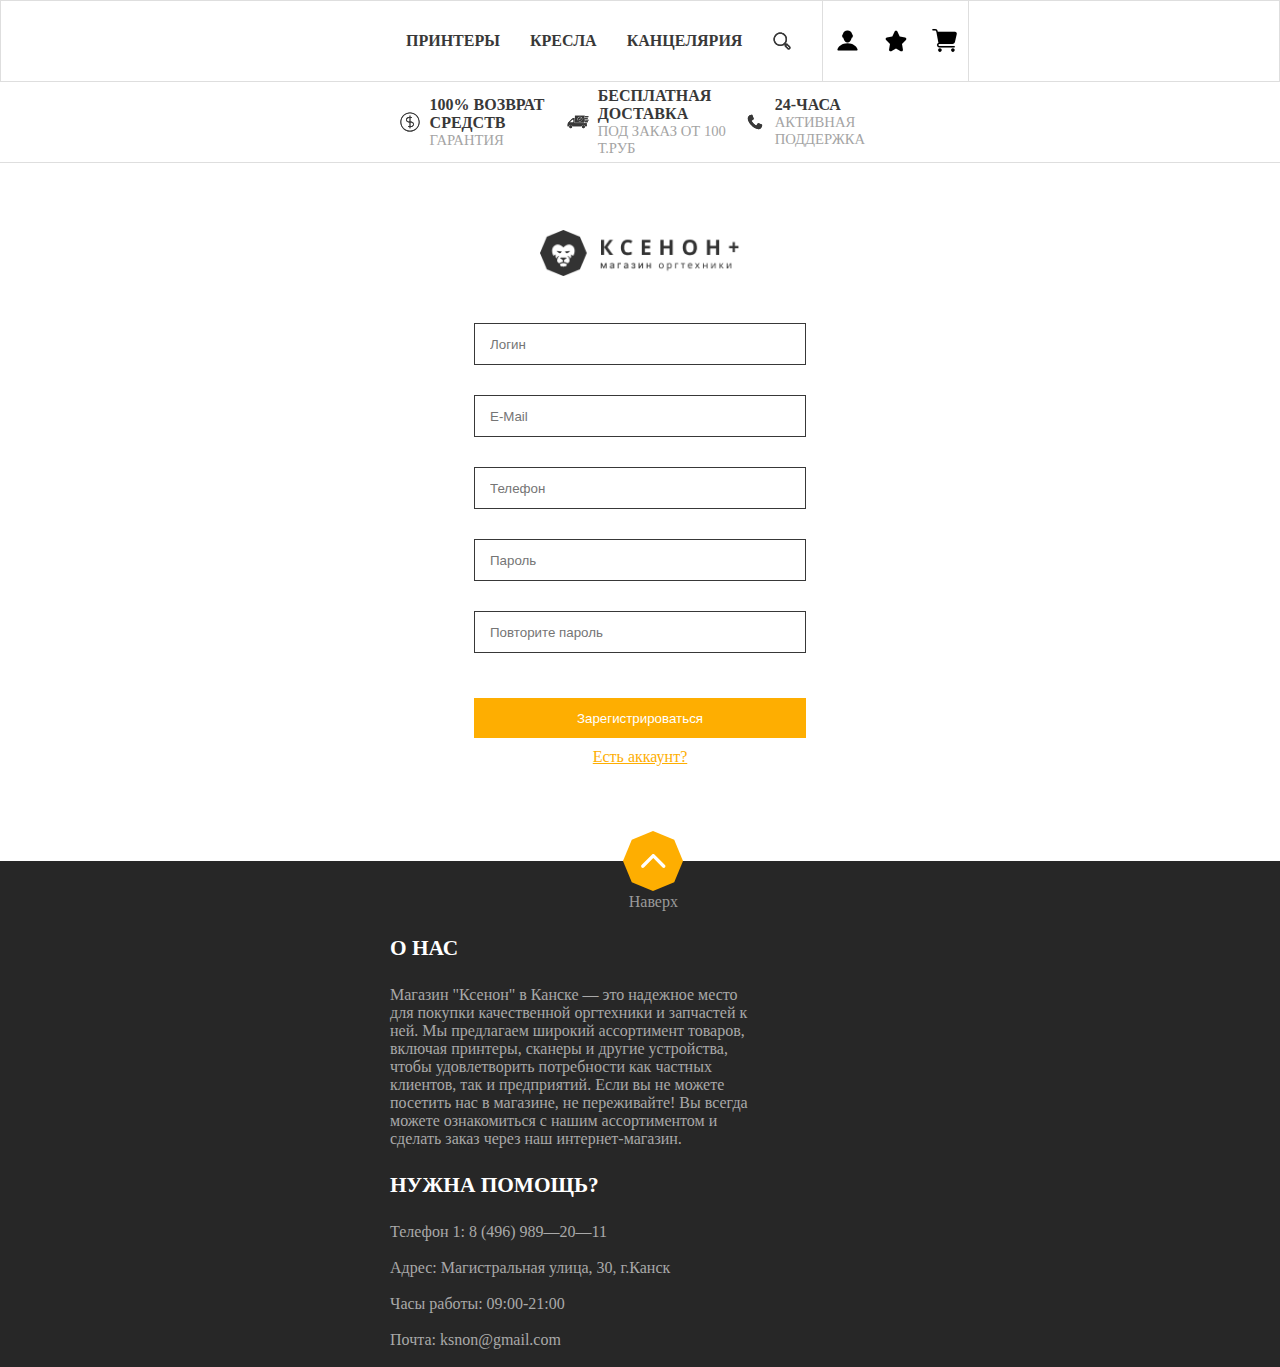
<file: register.html>
<!DOCTYPE html>
<html lang="en">
  <head>
    <meta charset="UTF-8" />
    <meta name="viewport" content="width=device-width, initial-scale=1.0" />
    <link rel="stylesheet" href="css/style.css" />
    <link rel="stylesheet" href="css/index.css" />
    <link rel="stylesheet" href="css/slider.css" />
    <link rel="stylesheet" href="css/entEx.css" />
    <script src="./js/jQuery.js"></script>
    <title>Ксенон+</title>
  </head>
  <body>
    <header>
      <div class="headerInteractive" id="header">
        <div class="logo"></div>
        <div class="hMenus">
          <div class="headMenu">
            <form action="" class="searchForm searchVisible" method="POST">
              <div class="searchDiv">
                <input type="text" name="userSearch" class="userSearch" placeholder="Поиск здесь...">
                <input type="submit" value="поиск" class="searchBTN">
                <div class="searchBTN hideBTN">Х</div>
              </div>
            </form>
            <a href="" class="headeMenuBtn">ПРИНТЕРЫ</a>
            <a href="" class="headeMenuBtn">КРЕСЛА</a>
            <a href="" class="headeMenuBtn">КАНЦЕЛЯРИЯ</a>
            <div class="headMenuSearchBtn"></div>
          </div>
          <div class="userMenu">
            <div class="hUser"></div>
            <div class="hFavorite"></div>
            <div class="hCart"></div>

            <span class="menuItemsBox" id="hCart">

              <span class="menuItemsArea">

                <span class="menuItem">
                  <img src="/media/cart.jpg" alt="">
                  <span class="menuItimesText">
                    <a href="">Название</a>
                    <span>Цена: 1200р<br>Количество: 1</span>
                  </span>
                  <span class="menuItemsDelete">Х</span>
                </span>

                <span class="menuItem">
                  <img src="/media/cart.jpg" alt="">
                  <span class="menuItimesText">
                    <a href="">Название</a>
                    <span>Цена: 1200р<br>Количество: 1</span>
                  </span>
                  <span class="menuItemsDelete">Х</span>
                </span>

                <span class="menuItem">
                  <img src="/media/cart.jpg" alt="">
                  <span class="menuItimesText">
                    <a href="">Название</a>
                    <span>Цена: 1200р<br>Количество: 1</span>
                  </span>
                  <span class="menuItemsDelete">Х</span>
                </span>

              </span>
              
              <div class="menuItemsMenus">
                <span>Итого: 400 рублей</span>
                <button class="menusCartBtn">Корзина</button>
                <button class="menusSubmitBtn">Оформить</button>
              </div>

            </span>

            <span class="menuItemsBox" id="hFavorite">

              <span class="menuItemsArea">

                <span class="menuItem">
                  <img src="/media/cart.jpg" alt="">
                  <span class="menuItimesText">
                    <a href="">Название</a>
                    <span>Цена: 1200р</span>
                  </span>
                  <span class="menuItemsDelete">Х</span>
                </span>

                <span class="menuItem">
                  <img src="/media/cart.jpg" alt="">
                  <span class="menuItimesText">
                    <a href="">Название</a>
                    <span>Цена: 1200р</span>
                  </span>
                  <span class="menuItemsDelete">Х</span>
                </span>

                <span class="menuItem">
                  <img src="/media/cart.jpg" alt="">
                  <span class="menuItimesText">
                    <a href="">Название</a>
                    <span>Цена: 1200р</span>
                  </span>
                  <span class="menuItemsDelete">Х</span>
                </span>

              </span>
              
              <div class="menuItemsMenus">
                <button class="menusCartBtn">Подробнее</button>
              </div>

            </span>

            <span class="menuItemsBox menuItemsBoxUser" id="hUser">

              <div class="menuItemsMenus">
                <span style="background-image: url('media/user.jpg')" class="menusUserImg"></span>
                <span>Рыжов Кирилл</span>
              </div>

              <span class="menuItemsArea">

                <span class="menuItemUser">
                  <span class="menuItimesText">
                    <a href="">Пригласить друзей</a>
                  </span>
                </span>
                <span class="menuItemUser">
                  <span class="menuItimesText">
                    <a href="">Об акаунте</a>
                  </span>
                </span>
                <span class="menuItemUser">
                  <span class="menuItimesText">
                    <a href="">Выйти</a>
                  </span>
                </span>

              </span>

            </span>

          </div>
        </div>
      </div>
      <div class="headerInfo">
        <div class="headerInfoBox">
          <div class="icon dolar"></div>
          <div class="infoBoxText">
            100% Возврат средств
            <span>Гарантия</span>
          </div>
        </div>
        <div class="headerInfoBox">
          <div class="icon car"></div>
          <div class="infoBoxText">
            Бесплатная доставка
            <span>Под заказ от 100 т.руб</span>
          </div>
        </div>
        <div class="headerInfoBox">
          <div class="icon phone"></div>
          <div class="infoBoxText">
            24-часа
            <span>Активная поддержка</span>
          </div>
        </div>
      </div>
    </header>

    <main>
        
        <form action="" class="classicKsenonForm" method="POST">
            <a href="index.html"><div class="classicKsenonForLogo"></div></a>
            <input type="login" name="login" placeholder="Логин" class="classicInput" required>
            <input type="text" name="mail" placeholder="E-Mail" class="classicInput" required>
            <input type="text" name="phone" placeholder="Телефон" class="classicInput" required>
            <input type="password" name="password" placeholder="Пароль" class="classicInput" required>
            <input type="repPassword" name="repPassword" placeholder="Повторите пароль" class="classicInput" required>
            <input type="submit" value="Зарегистрироваться" class="clasicSubmitBTN">
            <a class="clasicTips" href="enter.html">Есть аккаунт?</a>
        </form>

    </main>

    <footer>
      <a href="#header" class="undo">
        <div>Наверх</div>
      </a>
      <span>О Нас</span>
      <div>
        Магазин "Ксенон" в Канске — это надежное место для покупки качественной
        оргтехники и запчастей к ней. Мы предлагаем широкий ассортимент товаров,
        включая принтеры, сканеры и другие устройства, чтобы удовлетворить
        потребности как частных клиентов, так и предприятий. Если вы не можете
        посетить нас в магазине, не переживайте! Вы всегда можете ознакомиться с
        нашим ассортиментом и сделать заказ через наш интернет-магазин.
      </div>
      <span>Нужна помощь?</span>
      <div>
        Телефон 1: 8 (496) 989—20—11<br /><br />

        Адрес: Магистральная улица, 30, г.Канск<br /><br />

        Часы работы: 09:00-21:00<br /><br />

        Почта: ksnon@gmail.com<br /><br />
      </div>
    </footer>

    <script src="/js/slider.js"></script>
    <script src="/js/formPost.js"></script>
  </body>
</html>
</file>
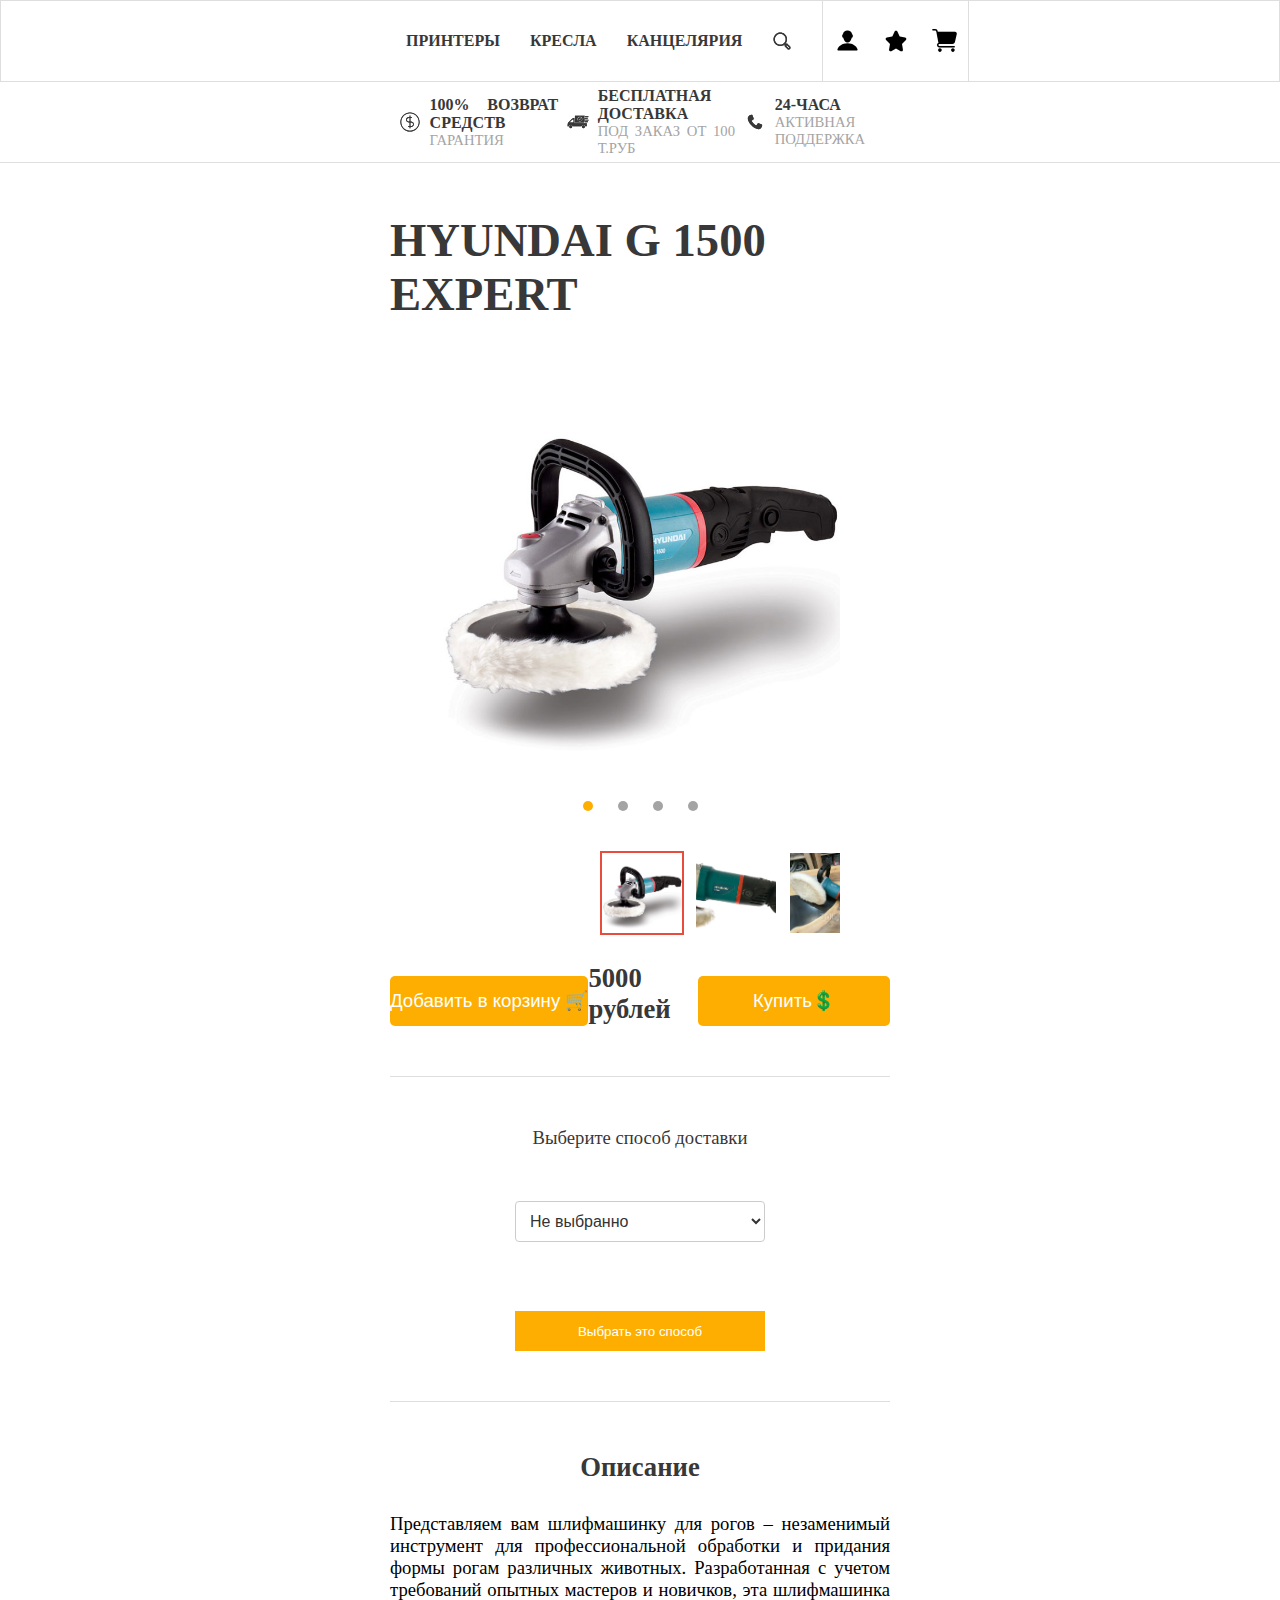
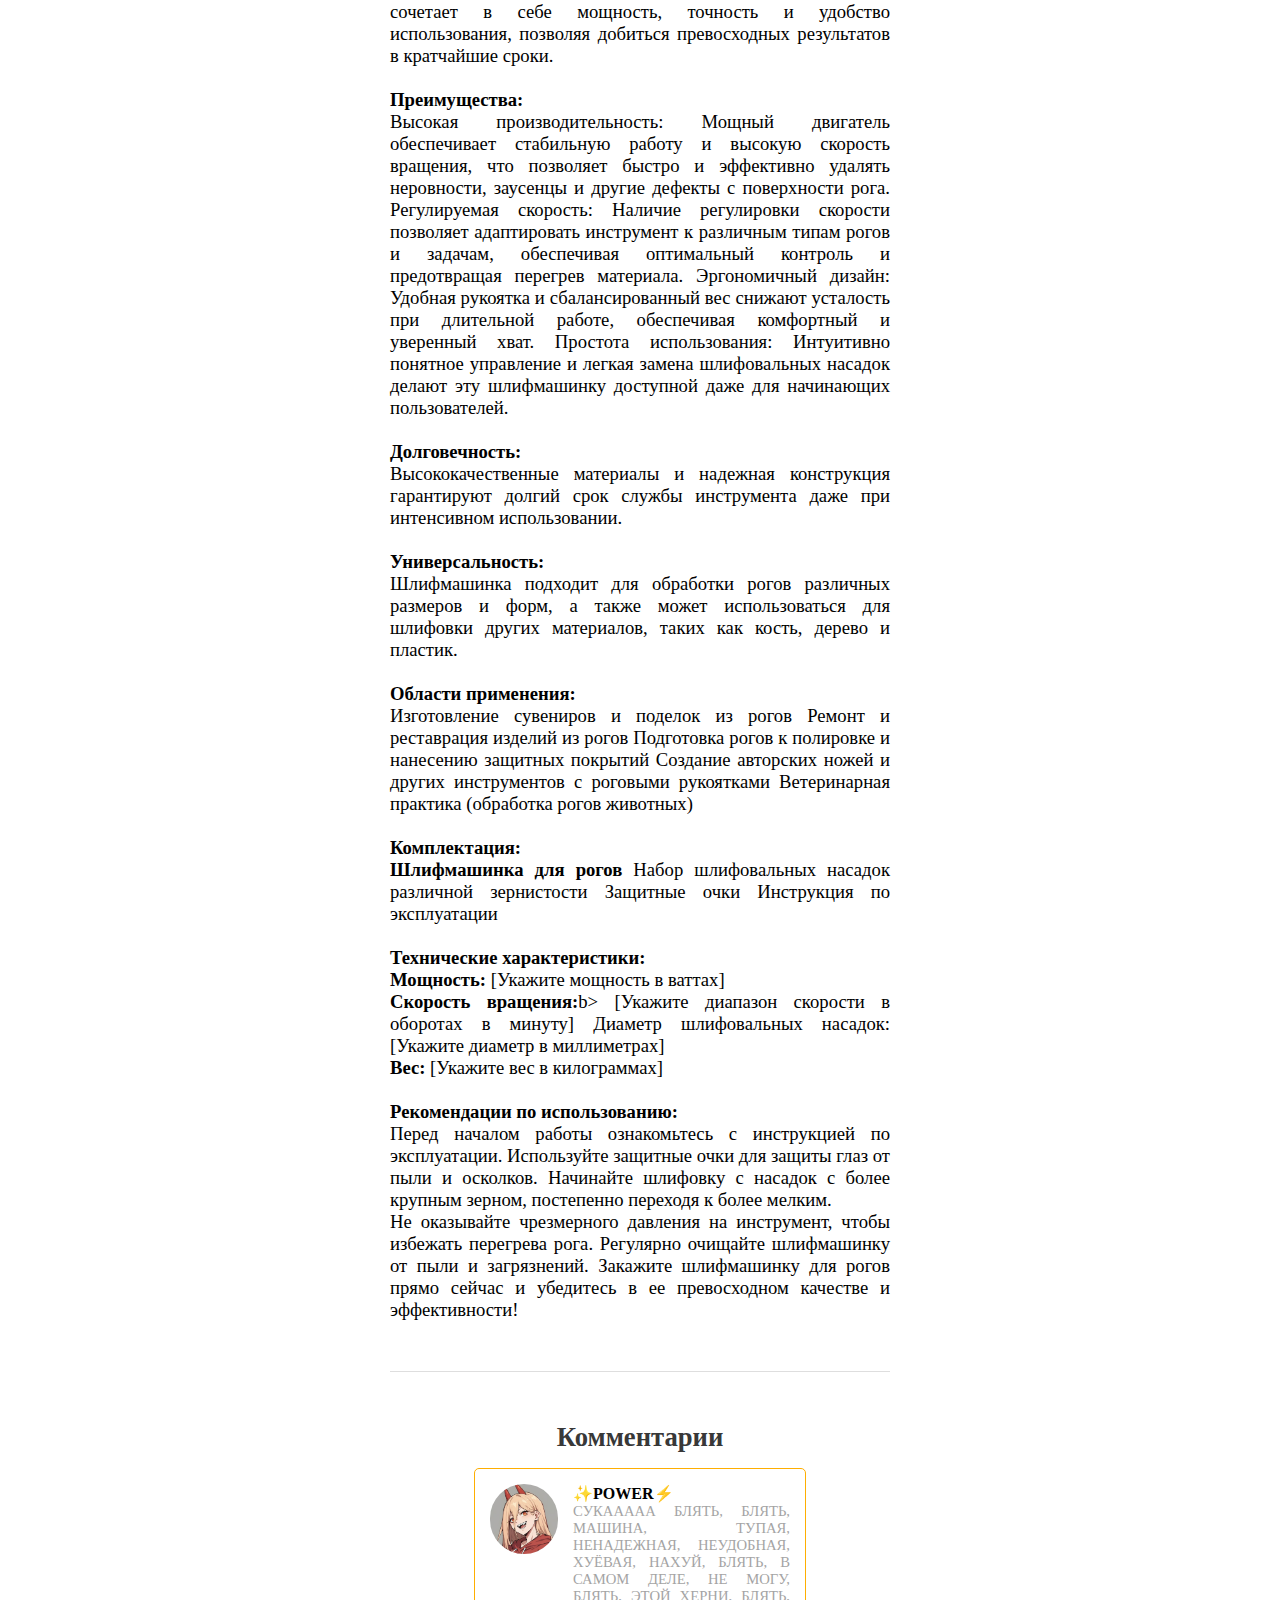
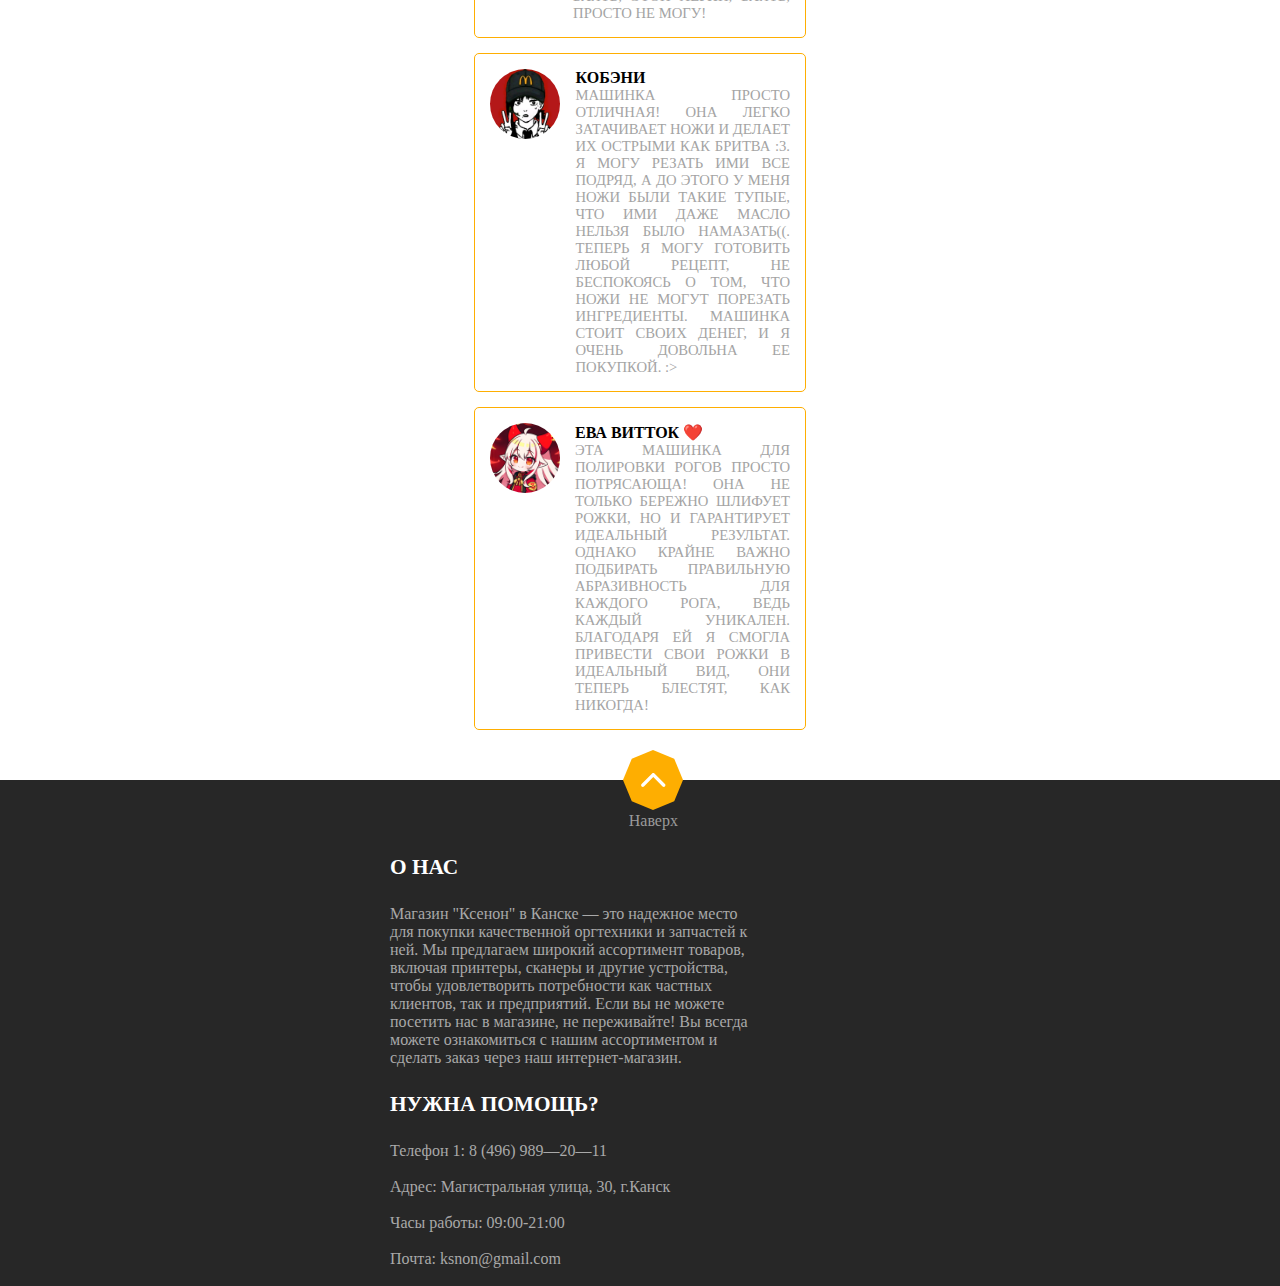
<file: tovar.html>
<!DOCTYPE html>
<html lang="en">
  <head>
    <meta charset="UTF-8" />
    <meta name="viewport" content="width=device-width, initial-scale=1.0" />
    <link rel="stylesheet" href="css/style.css" />
    <link rel="stylesheet" href="css/entEx.css" />
    <link rel="stylesheet" href="css/profileStyleLibrary.css" />
    <link rel="stylesheet" href="css/index.css" />
    <link rel="stylesheet" href="css/tovar.css" />
    <link rel="stylesheet" href="css/slider.css" />
    <script src="./js/jQuery.js"></script>
    <title>Ксенон+</title>
  </head>
  <body>
    <header>
      <div class="headerInteractive" id="header">
        <div class="logo"></div>
        <div class="hMenus">
          <div class="headMenu">
            <form action="" class="searchForm searchVisible" method="POST">
              <div class="searchDiv">
                <input
                  type="text"
                  name="userSearch"
                  class="userSearch"
                  placeholder="Поиск здесь..."
                />
                <input type="submit" value="поиск" class="searchBTN" />
                <div class="searchBTN hideBTN">Х</div>
              </div>
            </form>
            <a href="" class="headeMenuBtn">ПРИНТЕРЫ</a>
            <a href="" class="headeMenuBtn">КРЕСЛА</a>
            <a href="" class="headeMenuBtn">КАНЦЕЛЯРИЯ</a>
            <div class="headMenuSearchBtn"></div>
          </div>
          <div class="userMenu">
            <div class="hUser"></div>
            <div class="hFavorite"></div>
            <div class="hCart"></div>

            <span class="menuItemsBox" id="hCart">
              <span class="menuItemsArea">
                <span class="menuItem">
                  <img src="/media/cart.jpg" alt="" />
                  <span class="menuItimesText">
                    <a href="">Название</a>
                    <span>Цена: 1200р<br />Количество: 1</span>
                  </span>
                  <span class="menuItemsDelete">Х</span>
                </span>

                <span class="menuItem">
                  <img src="/media/cart.jpg" alt="" />
                  <span class="menuItimesText">
                    <a href="">Название</a>
                    <span>Цена: 1200р<br />Количество: 1</span>
                  </span>
                  <span class="menuItemsDelete">Х</span>
                </span>

                <span class="menuItem">
                  <img src="/media/cart.jpg" alt="" />
                  <span class="menuItimesText">
                    <a href="">Название</a>
                    <span>Цена: 1200р<br />Количество: 1</span>
                  </span>
                  <span class="menuItemsDelete">Х</span>
                </span>
              </span>

              <div class="menuItemsMenus">
                <span>Итого: 400 рублей</span>
                <button class="menusCartBtn">Корзина</button>
                <button class="menusSubmitBtn">Оформить</button>
              </div>
            </span>

            <span class="menuItemsBox" id="hFavorite">
              <span class="menuItemsArea">
                <span class="menuItem">
                  <img src="/media/cart.jpg" alt="" />
                  <span class="menuItimesText">
                    <a href="">Название</a>
                    <span>Цена: 1200р</span>
                  </span>
                  <span class="menuItemsDelete">Х</span>
                </span>

                <span class="menuItem">
                  <img src="/media/cart.jpg" alt="" />
                  <span class="menuItimesText">
                    <a href="">Название</a>
                    <span>Цена: 1200р</span>
                  </span>
                  <span class="menuItemsDelete">Х</span>
                </span>

                <span class="menuItem">
                  <img src="/media/cart.jpg" alt="" />
                  <span class="menuItimesText">
                    <a href="">Название</a>
                    <span>Цена: 1200р</span>
                  </span>
                  <span class="menuItemsDelete">Х</span>
                </span>
              </span>

              <div class="menuItemsMenus">
                <button class="menusCartBtn">Подробнее</button>
              </div>
            </span>

            <span class="menuItemsBox menuItemsBoxUser" id="hUser">
              <div class="menuItemsMenus">
                <span
                  style="background-image: url('media/user.jpg')"
                  class="menusUserImg"
                ></span>
                <span>Рыжов Кирилл</span>
              </div>

              <span class="menuItemsArea">
                <span class="menuItemUser">
                  <span class="menuItimesText">
                    <a href="">Пригласить друзей</a>
                  </span>
                </span>
                <span class="menuItemUser">
                  <span class="menuItimesText">
                    <a href="">Об акаунте</a>
                  </span>
                </span>
                <span class="menuItemUser">
                  <span class="menuItimesText">
                    <a href="">Выйти</a>
                  </span>
                </span>
              </span>
            </span>
          </div>
        </div>
      </div>
      <div class="headerInfo">
        <div class="headerInfoBox">
          <div class="icon dolar"></div>
          <div class="infoBoxText">
            100% Возврат средств
            <span>Гарантия</span>
          </div>
        </div>
        <div class="headerInfoBox">
          <div class="icon car"></div>
          <div class="infoBoxText">
            Бесплатная доставка
            <span>Под заказ от 100 т.руб</span>
          </div>
        </div>
        <div class="headerInfoBox">
          <div class="icon phone"></div>
          <div class="infoBoxText">
            24-часа
            <span>Активная поддержка</span>
          </div>
        </div>
      </div>
    </header>

    <main>
      <div class="layer-tovar">
        <div class="last first">
          <span>HYUNDAI G 1500 EXPERT</span>
        </div>
      </div>
      <div class="layer-tovar">
        <div class="slider-container-universal">
          <div class="slider-universal">
            <img src="/media/tovar1/1007451033.jpg" alt="Изображение 1" />
            <img src="/media/tovar1/123231231312.webp" alt="Изображение 2" />
            <img src="/media/tovar1/1323213241.webp" alt="Изображение 3" />
            <img src="/media/tovar1/213213.webp" alt="Изображение 4" />
          </div>

          <button class="prev-button">❮</button>
          <button class="next-button">❯</button>
        </div>

        <div class="animation-container"></div>

        <div class="thumbnail-slider-container">
          <div class="thumbnail-slider"></div>
        </div>
      </div>
      <div class="layer">
        <input
          type="submit"
          value="Добавить в корзину 🛒"
          class="clasicSubmitBTN profileBTN"
        />
        <span class="cost">5000 рублей</span>
        <input
          type="submit"
          value="Купить💲"
          class="clasicSubmitBTN profileBTN"
        />
      </div>
      <div class="layer-tovar englishOrSpanish">
        <form action="" method="POST" class="deliveryMethod">
          <label for="dilivery">Выберите способ доставки</label><br />
          <select id="dilivery" name="dilivery">
            <option value="1">Не выбранно</option>
            <option value="2">Способ 1</option>
            <option value="3">Способ 2</option>
            <option value="4">Способ 3</option></select
          ><br /><br />

          <input
            type="submit"
            value="Выбрать это способ"
            class="clasicSubmitBTN profileBTN"
          />
        </form>
      </div>
      <div class="layer-tovar englishOrSpanish">
        <span class="cost">Описание</span>
        <div class="descpBox">
          Представляем вам шлифмашинку для рогов – незаменимый инструмент для профессиональной обработки и придания формы рогам различных животных. Разработанная с учетом требований опытных мастеров и новичков, эта шлифмашинка сочетает в себе мощность, точность и удобство использования, позволяя добиться превосходных результатов в кратчайшие сроки.<br><br>

          <b>Преимущества:</b><br>

          Высокая производительность: Мощный двигатель обеспечивает стабильную работу и высокую скорость вращения, что позволяет быстро и эффективно удалять неровности, заусенцы и другие дефекты с поверхности рога.
          Регулируемая скорость: Наличие регулировки скорости позволяет адаптировать инструмент к различным типам рогов и задачам, обеспечивая оптимальный контроль и предотвращая перегрев материала.
          Эргономичный дизайн: Удобная рукоятка и сбалансированный вес снижают усталость при длительной работе, обеспечивая комфортный и уверенный хват.
          Простота использования: Интуитивно понятное управление и легкая замена шлифовальных насадок делают эту шлифмашинку доступной даже для начинающих пользователей.<br><br>
          <b>Долговечность:</b><br>Высококачественные материалы и надежная конструкция гарантируют долгий срок службы инструмента даже при интенсивном использовании.<br><br>
          <b>Универсальность:</b><br> Шлифмашинка подходит для обработки рогов различных размеров и форм, а также может использоваться для шлифовки других материалов, таких как кость, дерево и пластик.<br><br>
          <b>Области применения:</b><br>

          Изготовление сувениров и поделок из рогов
          Ремонт и реставрация изделий из рогов
          Подготовка рогов к полировке и нанесению защитных покрытий
          Создание авторских ножей и других инструментов с роговыми рукоятками
          Ветеринарная практика (обработка рогов животных)<br><br>
          <b>Комплектация:</b><br>

          <b>Шлифмашинка для рогов</b>
          Набор шлифовальных насадок различной зернистости
          Защитные очки
          Инструкция по эксплуатации<br><br>
          <b>Технические характеристики:</b><br>

          <b>Мощность:</b> [Укажите мощность в ваттах]<br>
          <b>Скорость вращения:</b>b> [Укажите диапазон скорости в оборотах в минуту]
          Диаметр шлифовальных насадок: [Укажите диаметр в миллиметрах]<br>
          <b>Вес:</b> [Укажите вес в килограммах]<br><br>
          <b>Рекомендации по использованию:</b><br>

          Перед началом работы ознакомьтесь с инструкцией по эксплуатации.
          Используйте защитные очки для защиты глаз от пыли и осколков.
          Начинайте шлифовку с насадок с более крупным зерном, постепенно переходя к более мелким.<br>
          Не оказывайте чрезмерного давления на инструмент, чтобы избежать перегрева рога.
          Регулярно очищайте шлифмашинку от пыли и загрязнений.
          Закажите шлифмашинку для рогов прямо сейчас и убедитесь в ее превосходном качестве и эффективности!
        </div>
      </div>
      <div class="layer-tovar englishOrSpanish">
        <span class="cost">Комментарии</span>
        <div class="commentaryBox">
          <div class="comment">
            <img src="/media/users/user3.jpg" alt="Миша, всё хуйня" />
            <div class="infoBoxText">
              ✨POWER⚡
              <span
                >Сукааааа блять, блять, машина, тупая, ненадежная, неудобная,
                хуёвая, нахуй, блять, в самом деле, не могу, блять, этой херни,
                блять, просто не могу!</span
              >
            </div>
          </div>

          <div class="comment">
            <img src="/media/users/user1.jpg" alt="Миша, всё хуйня" />
            <div class="infoBoxText">
              Кобэни
              <span
                >Машинка просто отличная! Она легко затачивает ножи и делает их острыми как бритва :3. Я могу резать ими все подряд, а до этого у меня ножи были такие тупые, что ими даже масло нельзя было намазать((. Теперь я могу готовить любой рецепт, не беспокоясь о том, что ножи не могут порезать ингредиенты. Машинка стоит своих денег, и я очень довольна ее покупкой. :></span
              >
            </div>
          </div>

          <div class="comment">
            <img src="/media/users/user2.jpg" alt="Миша, всё хуйня" />
            <div class="infoBoxText">
              Ева Витток ❤️
              <span
                >Эта машинка для полировки рогов просто потрясающа! Она не только бережно шлифует рожки, но и гарантирует идеальный результат. Однако крайне важно подбирать правильную абразивность для каждого рога, ведь каждый уникален. Благодаря ей я смогла привести свои рожки в идеальный вид, они теперь блестят, как никогда!</span
              >
            </div>
          </div>
        </div>
      </div>
    </main>

    <footer>
      <a href="#header" class="undo">
        <div>Наверх</div>
      </a>
      <span>О Нас</span>
      <div>
        Магазин "Ксенон" в Канске — это надежное место для покупки качественной
        оргтехники и запчастей к ней. Мы предлагаем широкий ассортимент товаров,
        включая принтеры, сканеры и другие устройства, чтобы удовлетворить
        потребности как частных клиентов, так и предприятий. Если вы не можете
        посетить нас в магазине, не переживайте! Вы всегда можете ознакомиться с
        нашим ассортиментом и сделать заказ через наш интернет-магазин.
      </div>
      <span>Нужна помощь?</span>
      <div>
        Телефон 1: 8 (496) 989—20—11<br /><br />

        Адрес: Магистральная улица, 30, г.Канск<br /><br />

        Часы работы: 09:00-21:00<br /><br />

        Почта: ksnon@gmail.com<br /><br />
      </div>
    </footer>

    <script src="/js/slider.js"></script>
    <script src="/js/imgSlider.js"></script>
    <script src="/js/formPost.js"></script>
  </body>
</html>
</file>
<file: css/style.css>
body {
    padding: 0px;
    margin: 0px;
}
.hMenus {
    width: auto;
    display: flex;
    flex-direction: row;
}
.headerInteractive {
    height: 80px;
    border: var(--border-color);
    padding-left: 390px;
    padding-right: 390px;
    display: flex;
    flex-direction: row;
    justify-content: space-between;
}
.logo {
    background-image: url('../media/logo.png');
    background-position: center;
    background-size: 100%;
    background-repeat: no-repeat;
    width: 210px;
}
.userMenu {
    width: 145px;
    border-left: var(--border-color);
    border-right: var(--border-color);
    display: flex;
    flex-direction: row;
    justify-content: space-between;
    position: relative;
}
.menuItemsBox {
    z-index: 20;
    position: relative;
    display: flex;
    flex-direction: column;
    justify-content: space-between;
    right: 0;
    top: 80px;
    position: absolute;
    box-shadow: 1px 1px 4px var(--text-color2);
    background-color: white;
    height: auto;
    width: 300px;
}
.menuItemsArea {
    height: 300px;
    padding-top: 15px;
    width: 100%;
    display: flex;
    flex-direction: column;
    overflow: auto;
}
.menuItem {
    width: 100%;
    height: auto;
    display: flex;
    flex-direction: row;
    justify-content: space-between;
    font-family: var(--font-name);
    border-bottom: var(--border-color);
}
.menuItemsMenus {
    height: auto;
    border-top: var(--border-color);
    font-family: var(--font-name);
    padding-top: 15px;
}
.menuItemsMenus span {
    margin-bottom: 15px;
    font-weight: bold;
}
.menuItemsMenus button {
    margin: 5px;
    width: calc(100% - 10px);
    height: 40px;
    outline: none;
    font-family: var(--font-name);
    font-size: 12pt;
    font-weight: bold;
    text-transform: uppercase;
}
.menusCartBtn {
    background-color: white;
    border: 1px solid var(--text-color);
    transition: all 0.3s ease-in-out;
}
.menusCartBtn:hover {
    color: white;
    background-color: var(--text-color);
}
.menusSubmitBtn:hover {
    color: white;
    background-color: var(--color-2);
}
.menusSubmitBtn {
    color: var(--color-2);
    background-color: white;
    transition: all 0.3s ease-in-out;
    border: 1px solid var(--color-2);
}
.menuItem img {
    width: 70px;
}
.menuItemsDelete {
    width: 50px;
    height: 50px;
    color: var(--text-color);
    display: flex;
    flex-direction: column;
    align-items: center;
    justify-content: center;
    transition: all 0.3s ease-in-out;
}
.menuItemsDelete:hover {
    color: var(--color-2);
}
.menuItimesText {
    display: flex;
    flex-direction: column;
    color: var(--text-color2);
    width: 180px;
}
.menuItimesText span {
    margin-top: 30px;
    text-transform: uppercase;
    font-weight: lighter;
    font-size: 10pt;
    padding-left: 15px;
}
.menuItimesText a {
    text-decoration: none;
    font-size: 14pt;
    font-weight: bold;
    color: var(--text-color);
    transition: all 0.3s ease-in-out;
    padding-left: 15px;
}
.menuItimesText a:hover {
    color: var(--color-2);
}
.userMenu div {
    display: flex;
    flex-direction: column;
    align-items: center;
    justify-content: center;
    width: 100%;
    background-position: center;
    background-repeat: no-repeat;
    transition: all 0.3s ease-in-out;
}
.hUser {
    background-image: url('../media/icons/user.svg');
    background-size: 65%;
}
.hUser:hover {
    background-image: url('../media/icons/user2.svg');
}
.hFavorite {
    background-image: url('../media/icons/favorite.svg');
    background-size: 50%;
}
.hFavorite:hover {
    background-image: url('../media/icons/favorite2.svg');
}
.hCart {
    background-image: url('../media/icons/cart.svg');
    background-size: 65%;
}
.hCart:hover {
    background-image: url('../media/icons/cart2.svg');
}
.headMenu {
    display: flex;
    flex-direction: row;
    position: relative;
    width: auto;
}
.searchForm {
    height: 100%;
    width: auto;
    position: absolute;
    right: 0;
    display: flex;
    flex-direction: row;
    align-items: center;
}
.searchVisible {
    visibility: hidden;
}
.userSearch {
    height: 25px;
    outline: none;
    border: none;
    width: 300px;
    font-family: Calibri;
    font-size: 12pt;
}
.searchDiv {
    width: auto;
    display: flex;
    flex-direction: row;
    align-items: center;
    width: 100%;
    border: 1px solid var(--text-color);
    margin-right: 30px;
    height: auto;
}
.searchBTN {
    height: 20px;
    outline: none;
    background-color: white;
    border: none;
}
.searchBTN:hover  {
    background-color:#e5e5e5;
}
.hideBTN {
    height: 20px;
    display: flex;
    flex-direction: column;
    align-items: center;
    justify-content: center;
    font-family: var(--font-name);
    width: 25px;
}
.headMenu a {
    display: flex;
    padding: 15px;
    flex-direction: column;
    justify-content: center;
    align-items: center;
    text-decoration: none;
    color: var(--text-color);
    font-family: var(--font-name);
    font-weight: bold;
}
.headMenu a:hover {
    color: var(--color-2);
}
.headMenuSearchBtn {
    width: 50px;
    background-position: center;
    background-repeat: no-repeat;
    transition: all 0.3s ease-in-out;
    background-image: url('../media/icons/search.svg');
    background-size: 40%;
    margin-right: 15px;
}
.headMenuSearchBtn:hover {
    background-image: url('../media/icons/search2.svg');
}
.headerInfo {
    height: 80px;
    display: flex;
    flex-direction: row;
    justify-content: space-between;
    border-bottom: var(--border-color);
    padding-left: 390px;
    padding-right: 390px;
    font-family: var(--font-name);
    color: var(--text-color);
}
.headerInfoBox {
    display: flex;
    flex-direction: row;
    justify-content: center;
    align-items: center;
}
.infoBoxText {
    font-weight: bold;
    display: flex;
    flex-direction: column;
    font-size: var(--font-size);
    text-transform: uppercase;
}
.icon {
    height: 60px;
    width: 60px;
    background-position: center;
    background-repeat: no-repeat;
}
.dolar {
    background-image: url('../media/icons/dollar.svg');
    background-size: 50%;
}
.car {
    background-image: url('../media/icons/delivery.svg');
    background-size: 55%;
}
.phone {
    background-image: url('../media/icons/phone.svg');
    background-size: 70%;
}
.infoBoxText span {
    font-size: var(--font-size2);
    font-weight: lighter;
    color: var(--text-color2);
}
footer {
    padding-top: 50px;
    position: relative;
    display: flex;
    flex-direction: column; 
    padding-left: 390px;
    padding-right: 390px;
    background-color: var(--footer-color);
    font-family: var(--font-name);
}
.undo div {
    display: flex;
    flex-direction: column;
    align-items: center;
    justify-content: end;
    left: 48.7%;
    position: absolute;
    top: -55px;
    width: 60px;
    height: 80px;
    color: #9a9a9a;
    background-repeat: no-repeat;
    background-size: 100%;
    background-image: url('../media/icons/octogoneArrow.svg');
}
footer span {
    margin-top: 25px;
    color: white;
    font-size: 16pt;
    text-transform: uppercase;
    font-weight: bold;
}
footer div {
    margin-top: 25px;
    width: 360px;
    color: rgb(169, 169, 169);
}
main {
    padding: 50px;
    padding-left: 390px;
    padding-right: 390px;
}
.menusUserImg {
    border-radius: 50px;
    height: 70px;
    width: 70px;
    background-size: contain;
    font-family: var(--font-name);
    font-weight: bold;
}
.menuItemUser {
    margin-top: 10px;
    border: none;
    font-family: var(--font-name);
}
.menuItemUser .menuItimesText a {
    font-weight: lighter;
    color: var(--text-color2);
}
.menuItemUser .menuItimesText a:hover {
    color: var(--color-2);
}
.menuItemsBoxUser {
    width: 200px;
    height: 270px;
}
</file>
<file: css/index.css>
:root {
  --border-color: 1px solid rgb(222, 222, 222);
  --color-2: #feae01;
  --text-color: #383838;
  --font-name: Calibri;
  --font-size: 12pt;
  --font-size2: 11pt;
  --text-color2: rgb(164, 164, 164);
  --footer-color: rgb(39, 39, 39);
}
.marketBox {
    width: 100%;
    margin-bottom: 50px;
    height: auto;
    display: flex;
    flex-direction: row;
    justify-content: space-between;
}
.rev {
    flex-direction: row-reverse;
}
.category {
    position: relative;
    width: 260px;
    height: 185px;
    background-size: 105%;
    background-position: center;
    background-repeat: no-repeat;
    transition: all 0.2s ease-in-out;
    color: white;
    font-family: var(--font-name);
    display: flex;
    flex-direction: column;
    justify-content: center;
}
.category::before {
    content: "";
    position: absolute;
    width: 100%;
    height: 100%;
    background-color: rgba(0, 0, 0, 0.4);
    z-index: 1;
}
.category > * {
  position: relative;
  z-index: 2;
}
.category:hover {
    background-size: 115%;
}
.category span {
    margin-left: 30px;
    text-transform: uppercase;
    font-size: 25pt;
    color: white;
    font-weight: bold;
}
.category p {
    margin-left: 30px;
    font-size: 12pt;
    width: 200px;
}
.trend {
    display: flex;
    flex-direction: column;
    align-items: center;
    padding-top: 30px;
    border-top: var(--border-color);
    font-family: var(--font-name);
    width: 100%;
}
.trend span {
    font-size: 35pt;
    text-transform: uppercase;
    font-weight: bold;
    color: var(--text-color);
}
.trend p {
    font-size: 14pt;
    color: var(--text-color2);
}
.trendImgBox {
    margin-top: 30px;
    display: flex;
    flex-direction: row;
    width: 100%;
    justify-content: start;
}
.trendImg {
    margin-right: 30px;
    display: flex;
    flex-direction: column;
}
.trendImg img{
    width: 262px;
}
.trendImg a {
    color: var(--text-color);
    text-align: center;
    margin-top: 15px;
    width: 262px;
    height: auto;
}
.last {
    padding-top: 100px;
    border-top: var(--border-color);
    margin-top: 100px;
    display: flex;
    flex-direction: column;
    align-items: center;
}
.last span {
    margin-bottom: 100px;
    font-size: 35pt;
    text-transform: uppercase;
    font-weight: bold;
    color: var(--text-color);
    font-family: var(--font-name);
}
.squareBTN {
    margin-top: 50px;
    text-transform: uppercase;
    font-size: 12pt;
    font-weight: bold;
    font-family: var(--font-name);
    display: flex;
    flex-direction: column;
    align-items: center;
    justify-content: center;
    height: 40px;
    width: 135px;
    color: var(--text-color);
    border: 1px solid var(--text-color);
    transition: all 0.3s ease-in-out;
}
.squareBTN:hover {
    background-color: var(--text-color);
    color: white;
}
</file>
<file: css/slider.css>
.slider-container {
    position: relative;
    width: 850px;
    overflow: hidden;
}

.slider {
    display: flex;
    transition: transform 0.3s ease;
}

.slide {
    flex: 0 0 calc(100% / 3);
    text-align: center;
    width: calc(100% / 3);
    padding: 0 10px;
    box-sizing: border-box;
}

.slide img {
    width: 100%;
    height: auto;
    object-fit: contain;
}

.slider-button {
    position: absolute;
    top: 50%;
    transform: translateY(-50%);
    background-color: rgba(0, 0, 0, 0.5);
    color: white;
    border: none;
    padding: 10px;
    cursor: pointer;
    z-index: 10;
    opacity: 0;
    transition: opacity 0.3s ease;
}

.slider-container:hover .slider-button {
    opacity: 1;
}

.prev {
    left: 10px;
}

.next {
    right: 10px;
}

.slide .slide-actions {
    text-align: center;
    padding: 10px;
    opacity: 0; /* Скрываем кнопки действий по умолчанию */
    transition: opacity 0.3s ease; /* Добавляем плавный переход */
}

.slide:hover .slide-actions {
    opacity: 1; /* Показываем кнопки действий при наведении на слайд */
}

.slide .slide-actions button {
    margin: 0 5px;
    padding: 5px 10px;
    width: 25px;
    height: 25px;
    border: none;
    background-color: rgba(255, 255, 255, 0);
    cursor: pointer;
}
.cart-button {
    background-image: url('../media/icons/cart.svg');
    background-size: 100%;
    background-position: center;
    background-repeat: no-repeat;
    transition: all 0.2s ease-in-out;
}
.cart-button:hover {
    background-image: url('../media/icons/cart2.svg');
}
.wishlist-button {
    background-image: url('../media/icons/favorite.svg');
    background-size: 100%;
    background-position: center;
    background-repeat: no-repeat;
    transition: all 0.2s ease-in-out;
}
.wishlist-button:hover {
    background-image: url('../media/icons/favorite2.svg');
}
.view-button {
    background-image: url('../media/icons/eye.svg');
    background-size: 100%;
    background-position: center;
    background-repeat: no-repeat;
    transition: all 0.2s ease-in-out;
}
.view-button:hover {
    background-image: url('../media/icons/eye2.svg');
}

.product-details {
    padding: 10px;
    font-family: var(--font-name);
    color: var(--text-color);
    display: flex;
    flex-direction: column;
    align-items: start;
}

.product-details h3 {
    font-size: 1.2em;
    margin-bottom: 5px;
}

.product-details p {
    margin: 3px 0;
    color: var(--text-color2);
}

.product-details .price {
    font-weight: bold;
    font-size: 25pt;
    color: var(--text-color);
}
</file>
<file: css/entEx.css>
:root {
    --btn-width: 332px;
}
.classicKsenonForm a {
    height: auto;
    width: auto;
}
.classicKsenonForm {
    width: 100%;
    display: flex;
    flex-direction: column;
    align-items: center;
    margin-bottom: 45px;
}
.classicKsenonForLogo {
    height: 80px;
    width: 200px;
    background-image: url('../media/logo.png');
    background-repeat: no-repeat;
    background-position: center;
    background-size: 100%;
}
.classicKsenonForm .classicInput {
    height: 10px;
    outline: none;
    border: 1px solid var(--text-color);
    padding: 15px;
    width: 300px;
    margin-top: 30px;
}
.clasicSubmitBTN {
    height: 40px;
    width: 332px;
    padding: 0px;
    display: flex;
    flex-direction: column;
    align-items: center;
    justify-content: center;
    border: none;
    background-color: var(--color-2);
    margin-top: 45px;
    color: white;
    transition: all 0.2s ease-in-out;
}
.clasicSubmitBTN:hover {
    width: calc(var(--btn-width) + 15px);
    background-color: #ffc13c;
}
.clasicTips {
    margin-top: 10px;
    color: var(--color-2);
}
</file>
<file: css/profileStyleLibrary.css>
:root {
  --box-bacground-color: #f5f5f5;
}
.profileBTN {
  margin-top: 15px;
  width: 250px;
}
.profileBTN:hover {
    width: calc(250px + 10px);
}
.userInteractiveBar {
  display: flex;
  flex-direction: column;
  align-items: center;
  height: 300px;
  padding: 15px;
  background-color: var(--box-bacground-color);
  width: 23%;
  border-radius: 5px;
  font-family: var(--font-name);
}
.userInteractiveBar img {
  border-radius: 50px;
  width: 70px;
  height: 70px;
}
.userInteractiveBar span {
  font-weight: bold;
  font-size: 14pt;
  color: var(--text-color);
  margin-top: 15px;
}
.profileSliderBox {
    background-color: var(--box-bacground-color);
    width: 800px;
    display: flex;
    flex-direction: column;
    align-items: center;
    justify-content: center;
}
.layer {
    display: flex;
    flex-direction: row;
    justify-content: space-between;
    width: 100%;
}




.slider-container-universal {
    position: relative;
    width: 80%;
    max-width: 400px;
    overflow: hidden;
    margin: 0 auto;
}

.slider-universal {
    display: flex;
    transition: transform 0.5s ease-in-out;
}

.slider-universal img {
    width: 100%;
    max-height: 500px;
    object-fit: contain;
    flex-shrink: 0;
    display: block;
    margin: 0 auto;
}

.prev-button,
.next-button {
    position: absolute;
    top: 50%;
    transform: translateY(-50%);
    background-color: rgba(0, 0, 0, 0.5);
    color: white;
    border: none;
    padding: 10px;
    cursor: pointer;
    width: 40px;
    height: 40px;
    border-radius: 0;
    opacity: 0; /* Изначально скрыты */
    transition: opacity 0.3s ease-in-out; /* Плавное появление/исчезновение */
}

.slider-container-universal:hover .prev-button,
.slider-container-universal:hover .next-button {
    opacity: 1; /* Показываем при наведении на контейнер */
}

.prev-button {
    left: 10px;
}

.next-button {
    right: 10px;
}

.animation-container {
    width: 40%;
    max-width: 800px;
    height: 50px;
    margin: 10px auto;
    position: relative;
    overflow: hidden; /* Это нужно, чтобы скрыть выходящие за границы элементы */
}

.dot {
    position: absolute;
    width: 10px;
    height: 10px;
    border-radius: 50%;
    background-color: var(--text-color2);
}

.dot.active {
    background-color: var(--color-2);
}

.thumbnail-slider-container {
    width: 80%;
    max-width: 800px;
    height: 100px;
    margin: 10px auto;
    position: relative;
    overflow: hidden;
}

.thumbnail-slider {
    display: flex;
    transition: transform 0.3s ease-in-out;
    position: relative;
}

.thumbnail-slider img {
    width: 80px;
    height: 80px;
    object-fit: cover;
    margin: 0 5px;
    cursor: pointer;
    border: 2px solid transparent;
}

.thumbnail-slider img.active {
    border-color: #e74c3c;
}
</file>
<file: css/tovar.css>
.layer-tovar {
  display: flex;
  flex-direction: column;
  align-items: center;
  width: 100%;
}
.column {
  justify-content: space-evenly;
}
.last {
  border-top: none;
  padding: 0px;
  margin-top: 0px;
  margin-bottom: 0px;
}
.last span {
  margin-bottom: 50px;
}
.slider-container-universal {
  max-width: 800px;
}
.layer {
  justify-content: space-evenly;
  align-items: center;
}
.layer input {
  font-size: 14pt;
  height: 50px;
  border-radius: 5px;
}
.englishOrSpanish {
  padding-top: 50px;
  margin-top: 50px;
  border-top: var(--border-color);
}
.deliveryMethod {
    display: flex;
    flex-direction: column;
    align-items: center;
  font-size: 14pt;
  font-family: var(--font-name);
  color: var(--text-color);
}
.cost {
    font-family: var(--font-name);
    font-size: 20pt;
    color: var(--text-color);
    font-weight: 900;
}
select {
    margin-top: 30px;
  padding: 10px;
  font-size: 16px;
  border: 1px solid #ccc;
  border-radius: 4px;
  box-sizing: border-box; /* Учитываем padding и border в ширине */
  width: 100%; /* Задаем ширину */
  margin-bottom: 10px; /* Добавляем отступ снизу */
  font-family: sans-serif; /* Используем приятный шрифт */
  background-color: #fff; /* Белый фон */
  color: #333; /* Темно-серый текст */
}

/* Стили при наведении курсора */
select:hover {
  border-color: #666;
}

/* Стили при фокусе (когда список выбран) */
select:focus {
  border-color: var(--color-2); /* Синий цвет при фокусе */
  outline: none; /* Убираем стандартную обводку */
  box-shadow: 0 0 5px var(--color-2) /* Добавляем тень */
}
.descpBox {
    text-align: justify;
    margin-top: 30px;
    font-family: var(--text-color);
    font-family: var(--font-name);
    font-size: 14pt;
}
.commentaryBox {
  display: flex;
  flex-direction: column;
  align-items: center;
}
.comment {
  margin-top: 15px;
    width: 60%;
    border: 1px solid var(--color-2);
    border-radius: 5px;
    display: flex;
    height: auto;
    padding: 15px;
    font-family: var(--font-name);
    flex-direction: row;
}
.infoBoxText {
    text-align: justify;
}
.comment img {
    height: 70px;
    margin-right: 15px;
    border-radius: 50px;
}
</file>
<file: css/admin.css>
.adminForm {
    display: flex;
    flex-direction: column;
    color: var(--text-color);
}
.adminFormTovarEdit {
    display: flex;
    flex-direction: column;
    justify-content: space-between;
}
.editColumn {
    display: flex;
    flex-direction: column;
    align-items: center;
}
.editColumn  span {
    line-height: 50px;
    font-size: 14pt;
    font-weight: bolder;
    font-family: var(--font-name);
}
.editColumn input {
    height: 30px;
    width: 100%
}
.editColumn textarea {
    width: 100%;
    height: 300px;
}
.clasicSubmitBTN {
    font-size: 12pt;
    border-radius: 5px;
}
.adminFormTovarImg {
    display: flex;
    flex-direction: column;
    align-items: center;
    width: 100%;
}
.row {
    flex-direction: row;
}
.bord {
    margin-top:  50px;
    padding-top: 50px;
    border-top: var(--border-color);
}
.last {
    margin-top: 50px;
}
</file>
